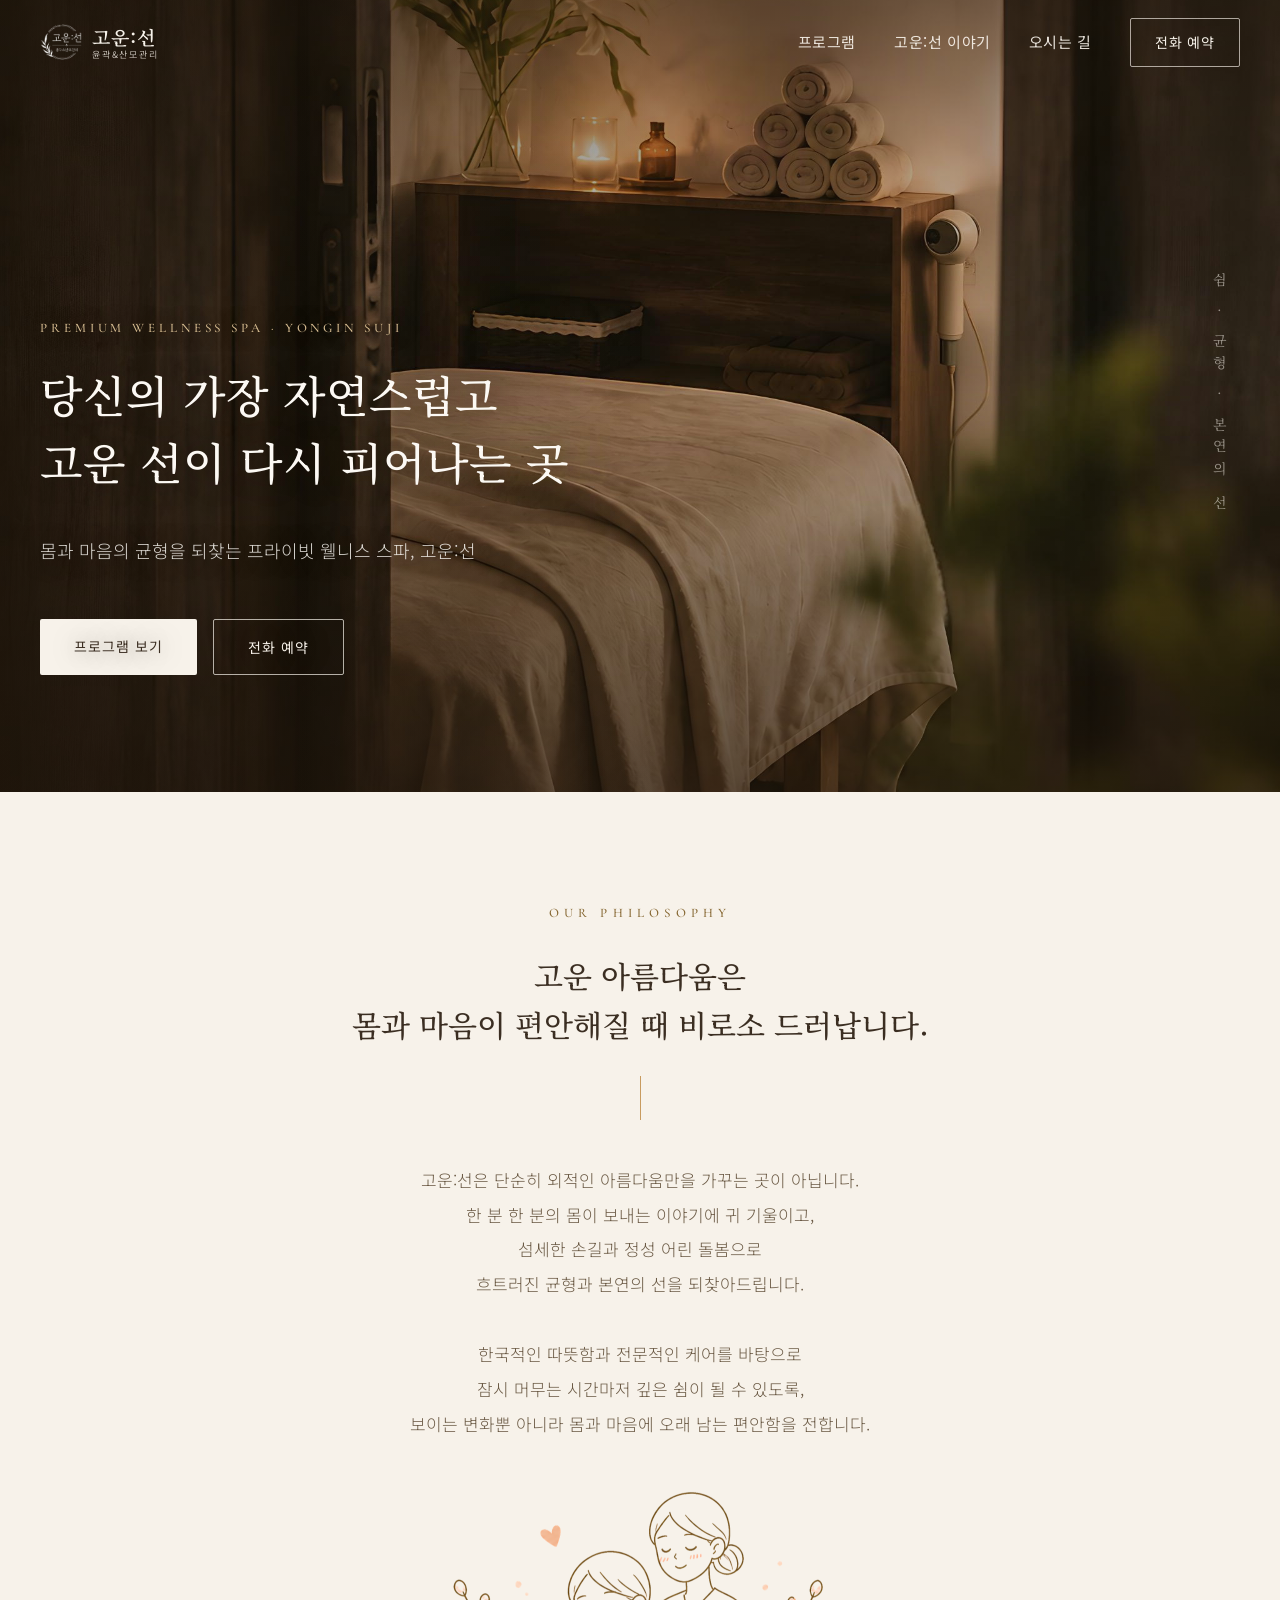
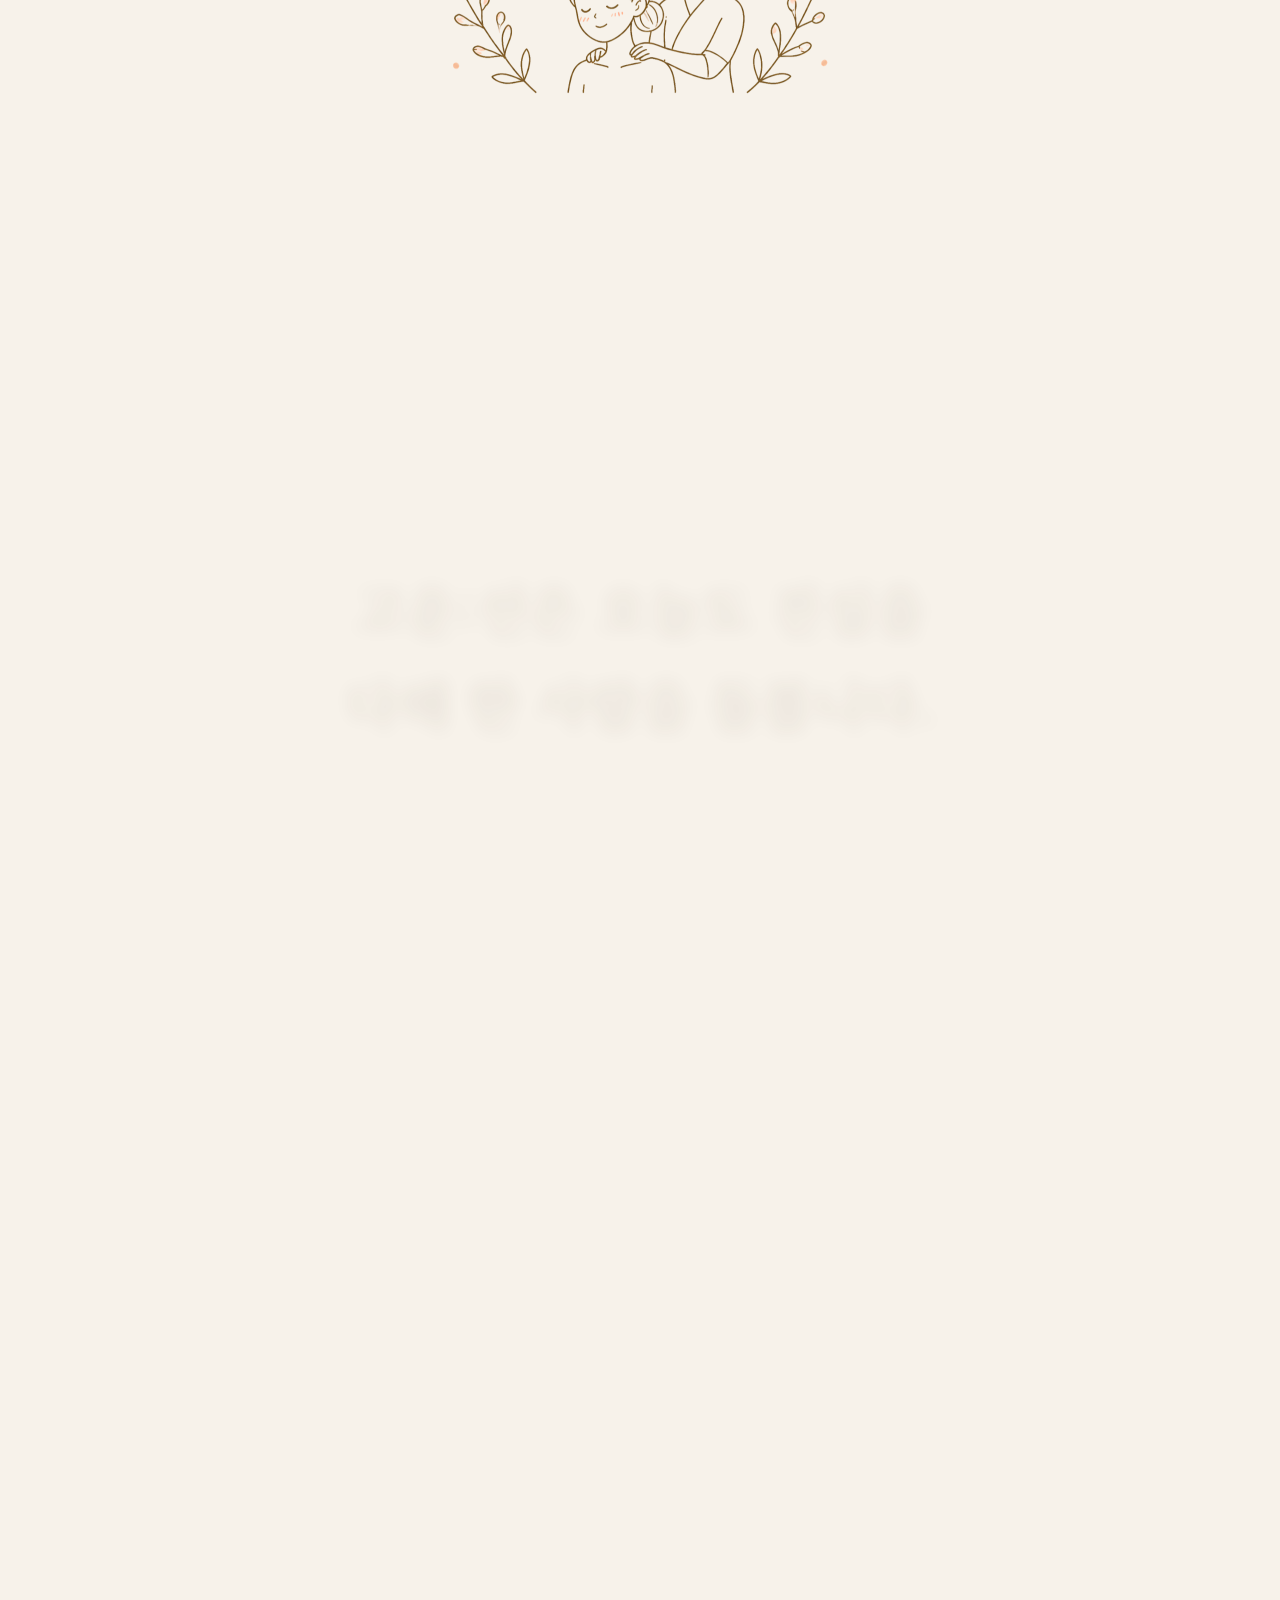
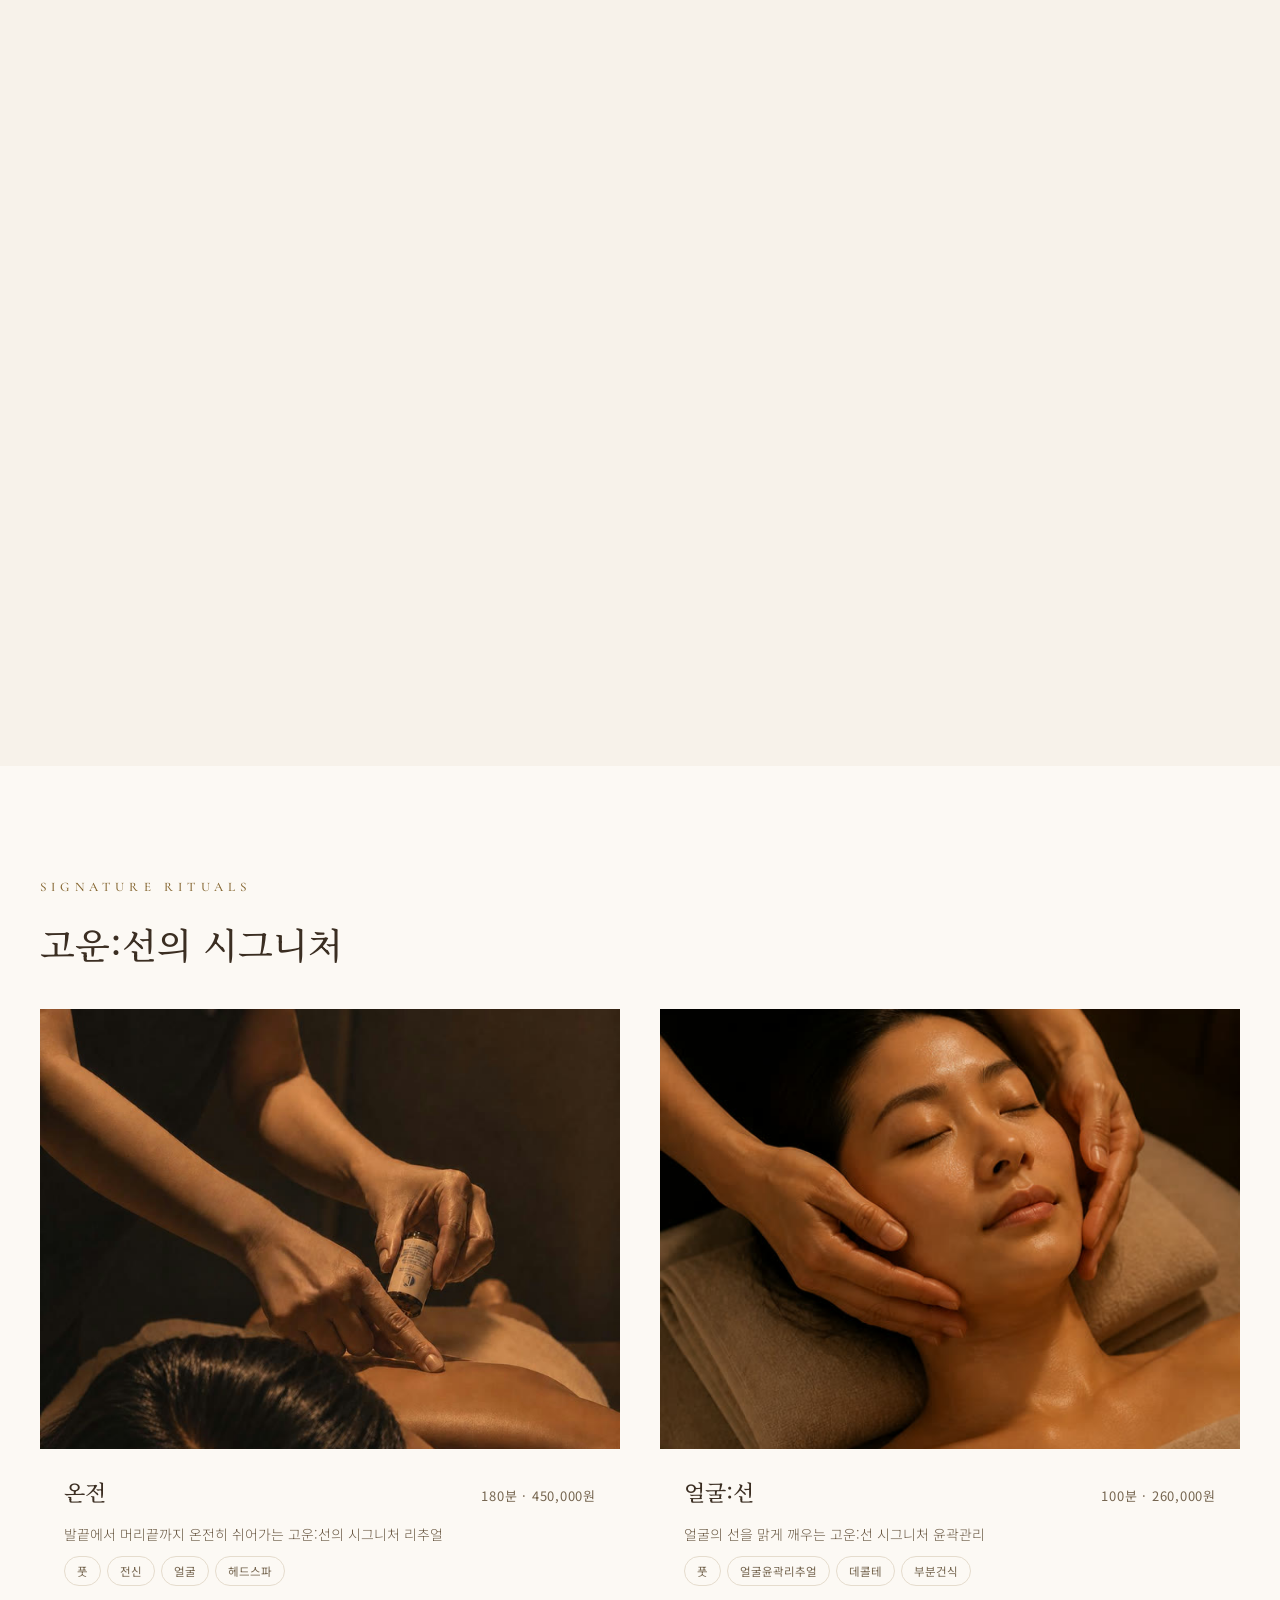
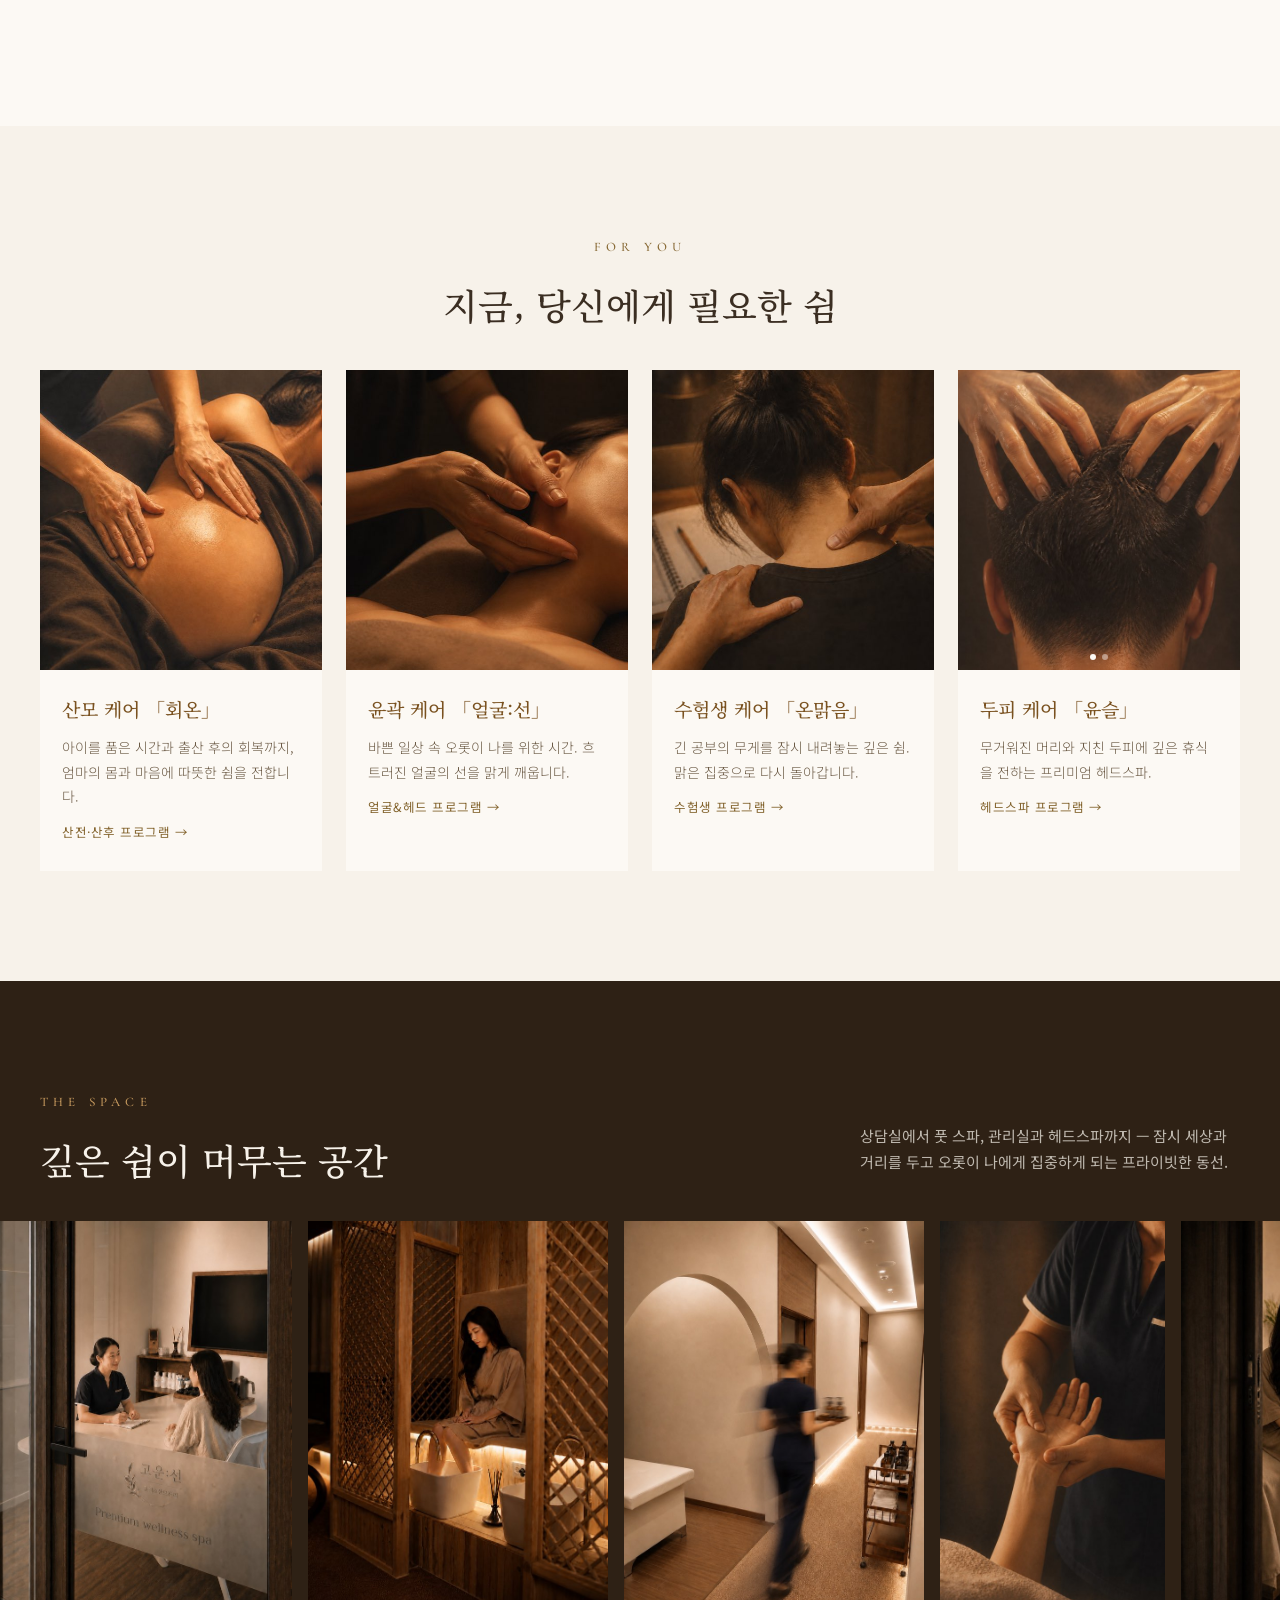
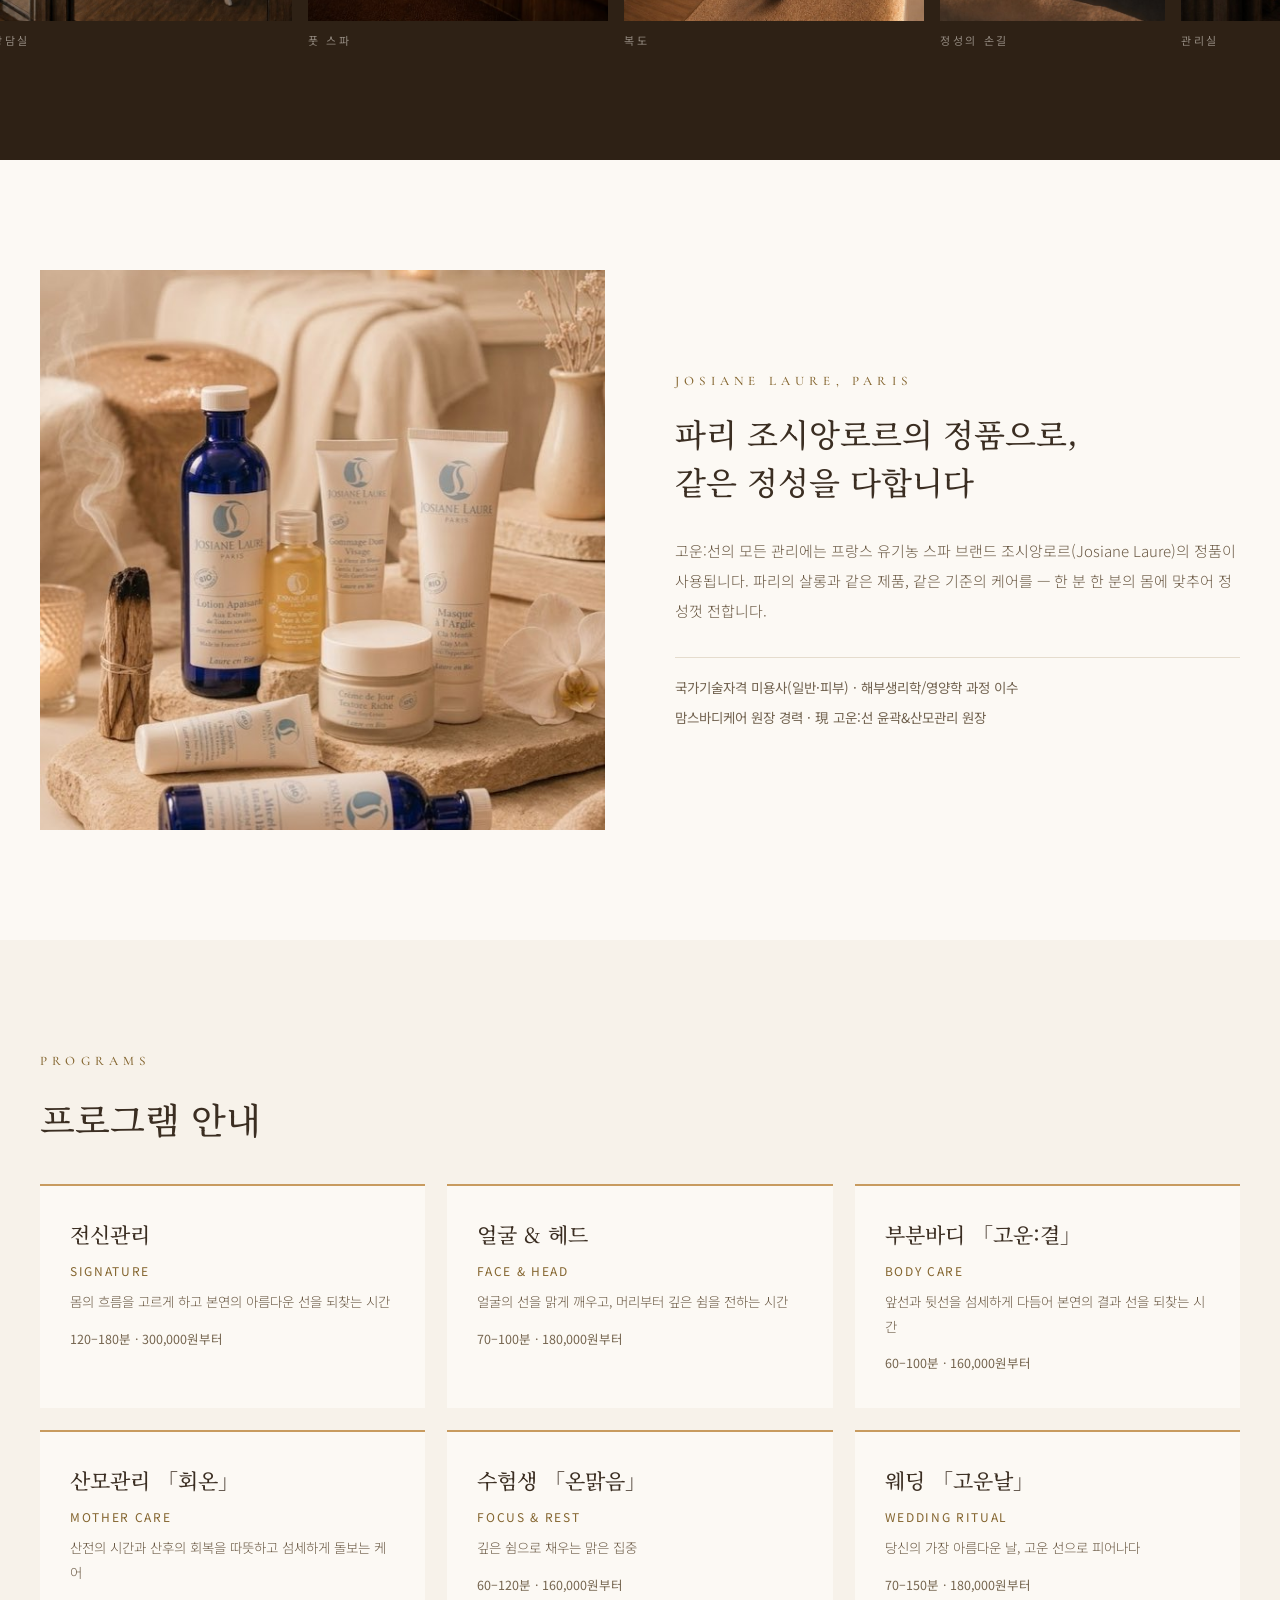
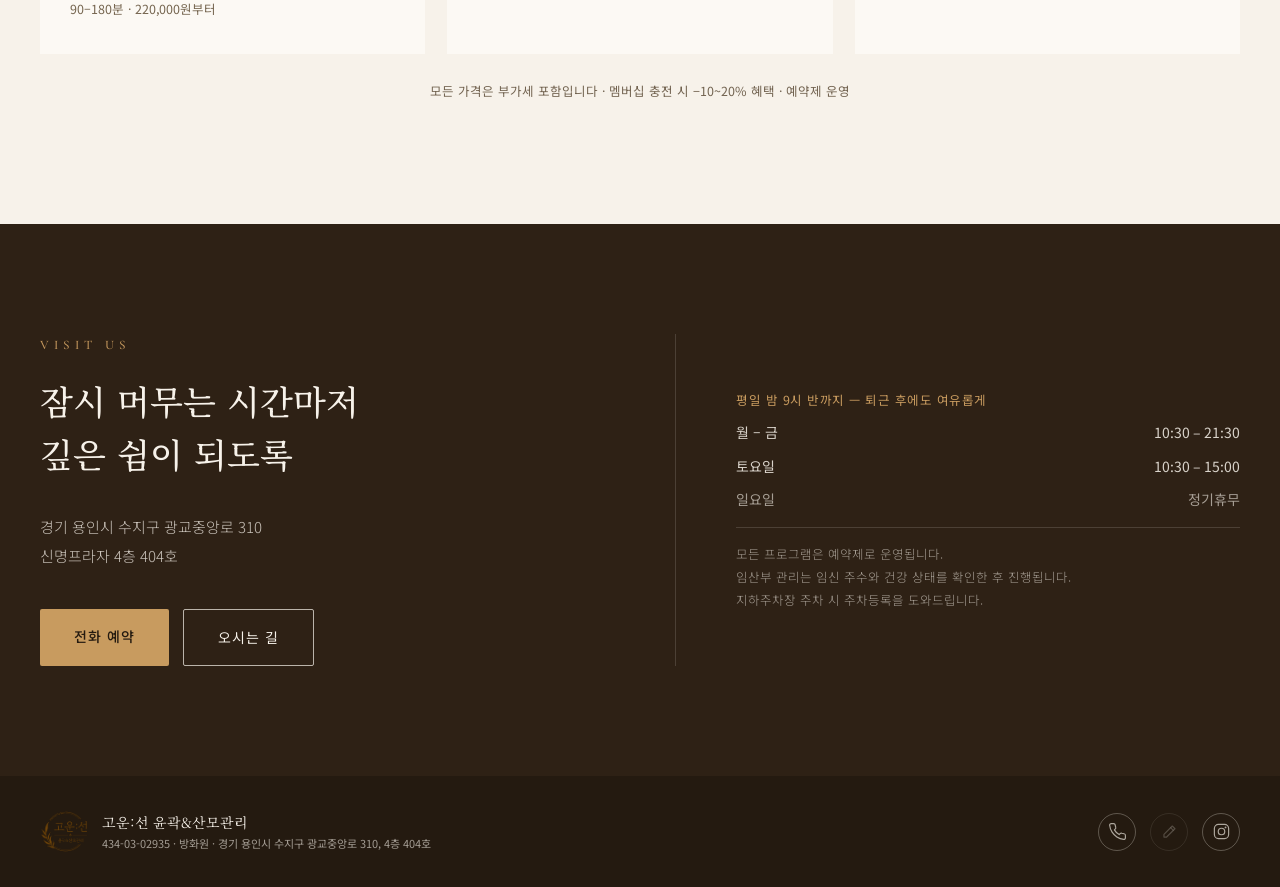
<file: site/index.html>
<!doctype html>
<html lang="ko">
<head>
<meta charset="utf-8">
<meta name="viewport" content="width=device-width, initial-scale=1">
<title>고운:선 | 프리미엄 웰니스 스파 · 용인 수지 윤곽&amp;산모관리</title>
<meta name="description" content="몸과 마음의 균형을 되찾는 프라이빗 웰니스 스파. 윤곽관리 · 산모관리 · 헤드스파 · 수험생 케어 — 용인 수지구 상현동.">
<link rel="canonical" href="https://gowoonseon.com/">
<meta property="og:url" content="https://gowoonseon.com/">
<meta property="og:title" content="고운:선 | 프리미엄 웰니스 스파 · 용인 수지 윤곽&amp;산모관리">
<meta property="og:description" content="몸과 마음의 균형을 되찾는 프라이빗 웰니스 스파. 윤곽관리 · 산모관리 · 헤드스파 · 수험생 케어 — 용인 수지구 상현동.">
<meta property="og:image" content="https://gowoonseon.com/assets/img/hero.jpg">
<meta property="og:type" content="website">
<meta property="og:site_name" content="고운:선">
<script type="application/ld+json">{"@context": "https://schema.org", "@type": "DaySpa", "name": "고운:선", "url": "https://gowoonseon.com", "description": "몸과 마음의 균형을 되찾는 프라이빗 웰니스 스파. 윤곽관리 · 산모관리 · 헤드스파 · 수험생 케어 — 용인 수지구 상현동.", "image": "https://gowoonseon.com/assets/img/hero.jpg", "telephone": "+82-10-4267-6200", "address": {"@type": "PostalAddress", "streetAddress": "경기 용인시 수지구 광교중앙로 310 신명프라자 4층 404호", "addressLocality": "용인시 수지구", "addressRegion": "경기도", "addressCountry": "KR"}, "geo": {"@type": "GeoCoordinates", "latitude": 37.2977154, "longitude": 127.0694204}, "openingHoursSpecification": [{"@type": "OpeningHoursSpecification", "dayOfWeek": ["Monday", "Tuesday", "Wednesday", "Thursday", "Friday"], "opens": "10:30", "closes": "21:30"}, {"@type": "OpeningHoursSpecification", "dayOfWeek": ["Saturday"], "opens": "10:30", "closes": "15:00"}], "sameAs": ["https://www.instagram.com/gowoonseon/"]}</script>
<meta name="naver-site-verification" content="a88976b47489438adaa9e9af877df7ad980a9fa9">
<link rel="icon" type="image/png" href="assets/img/favicon.png?v=5bba410a">
<link rel="preconnect" href="https://fonts.googleapis.com">
<link rel="stylesheet" href="https://fonts.googleapis.com/css2?family=Noto+Serif+KR:wght@400;500;600&family=Noto+Sans+KR:wght@300;400;500&family=Cormorant+Garamond:wght@500;600&display=swap">
<link rel="stylesheet" href="assets/css/style.css?v=59032470">
</head>
<body data-page="home">
<header class="site-header overlay">
  <div class="bar">
    <a href="index.html" class="wordmark" aria-label="고운:선 홈">
      <img class="mark" src="assets/img/logo.png?v=3af43805" alt="">
      <span class="wtext">
        <span class="name">고운<span class="breath">:</span>선</span>
        <span class="sub">윤곽&amp;산모관리</span>
      </span>
    </a>
    <nav class="nav-links" aria-label="주 메뉴">
      <a href="programs.html">프로그램</a>
      <a href="about.html">고운:선 이야기</a>
      <a href="visit.html">오시는 길</a>
      <a class="btn-reserve" href="tel:010-4267-6200">전화 예약</a>
    </nav>
    <button class="menu-btn" id="menuOpen" aria-label="메뉴 열기">
      <svg width="24" height="24" viewBox="0 0 24 24" fill="none" stroke="currentColor" stroke-width="1.4"><path d="M3 7h18M3 12h18M3 17h18"/></svg>
    </button>
  </div>
</header>
<div class="mobile-menu" id="mmenu">
  <div class="top">
    <span class="wordmark"><img class="mark" src="assets/img/logo.png?v=3af43805" alt=""><span class="name">고운<span class="breath">:</span>선</span></span>
    <button class="menu-btn" id="menuClose" aria-label="메뉴 닫기">
      <svg width="24" height="24" viewBox="0 0 24 24" fill="none" stroke="currentColor" stroke-width="1.4"><path d="M5 5l14 14M19 5L5 19"/></svg>
    </button>
  </div>
  <nav aria-label="모바일 메뉴">
    <a href="index.html" style="--d: 0">홈</a>
    <span class="tick" aria-hidden="true" style="--d: 1"></span>
    <a href="programs.html" style="--d: 1">프로그램</a>
    <span class="tick" aria-hidden="true" style="--d: 2"></span>
    <a href="about.html" style="--d: 2">고운:선 이야기</a>
    <span class="tick" aria-hidden="true" style="--d: 3"></span>
    <a href="visit.html" style="--d: 3">오시는 길</a>
  </nav>
  <div class="mfoot">
    <img src="assets/img/philosophy-hands.png?v=a24ac7ae" alt="" aria-hidden="true">
    <div class="hours">월–금 10:30–21:30 · 토 10:30–15:00 · 일 휴무</div>
    <a class="call" href="tel:010-4267-6200">전화 예약</a>
  </div>
</div>
<main>

<section class="hero">
  <img class="bg" src="assets/img/hero.jpg?v=1f94c09e"
    srcset="assets/img/hero.jpg?v=1f94c09e 1024w, assets/img/hero-2x.jpg?v=0e27d4e4 2048w"
    sizes="100vw" alt="은은한 조명 아래 정돈된 고운:선의 스파 룸">
  <div class="shade" aria-hidden="true"></div>
  <div class="vertical-caption" aria-hidden="true">쉼 · 균형 · 본연의 선</div>
  <div class="copy container">
    <div class="eyebrow">PREMIUM WELLNESS SPA · YONGIN SUJI</div>
    <h1>당신의 가장 자연스럽고
고운 선이 다시 피어나는 곳</h1>
    <p class="sub">몸과 마음의 균형을 되찾는 프라이빗 웰니스 스파, 고운:선</p>
    <div class="actions">
      <a class="btn btn-light" href="programs.html">프로그램 보기</a>
      <a class="btn btn-ghost-light" href="tel:010-4267-6200">전화 예약</a>
    </div>
  </div>
</section>

<section class="section">
  <div class="container story">
    <div class="eyebrow">OUR PHILOSOPHY</div>
    <h2 class="headline">고운 아름다움은
몸과 마음이 편안해질 때 비로소 드러납니다.</h2>
    <div class="divider" aria-hidden="true"></div>
    <p class="body">고운:선은 단순히 외적인 아름다움만을 가꾸는 곳이 아닙니다.
한 분 한 분의 몸이 보내는 이야기에 귀 기울이고,
섬세한 손길과 정성 어린 돌봄으로
흐트러진 균형과 본연의 선을 되찾아드립니다.

한국적인 따뜻함과 전문적인 케어를 바탕으로
잠시 머무는 시간마저 깊은 쉼이 될 수 있도록,
보이는 변화뿐 아니라 몸과 마음에 오래 남는 편안함을 전합니다.</p>
    <img class="story-illust" src="assets/img/philosophy-hands.png?v=a24ac7ae" alt="어깨를 감싸는 따뜻한 손길 일러스트">
  </div>
</section>

<section class="reveal">
  <div class="pin">
    <p class="line"><span class="w" style="animation-range: contain 4% contain 28%;">고운:선은</span>
    <span class="w" style="animation-range: contain 15% contain 39%;">오늘도</span>
    <span class="w" style="animation-range: contain 26% contain 50%;">진심을</span>
    <span class="w" style="animation-range: contain 37% contain 61%;">다해</span>
    <span class="w" style="animation-range: contain 48% contain 72%;">한</span>
    <span class="w" style="animation-range: contain 59% contain 83%;">사람을</span>
    <span class="w" style="animation-range: contain 70% contain 94%;">돌봅니다.</span></p>
  </div>
</section>

<section class="section on-cream" style="background: var(--card);">
  <div class="container">
    <div class="section-head">
      <div class="eyebrow">SIGNATURE RITUALS</div>
      <h2 class="section-title">고운:선의 시그니처</h2>
    </div>
    <div class="sig-grid">
      <article class="sig-card">
        <img src="assets/img/massage1.jpg?v=03a14e7c" alt="따뜻한 오일을 준비하는 관리사의 손" loading="lazy">
        <div class="pad">
          <div class="row"><h3>온전</h3><span class="meta">180분 · 450,000원</span></div>
          <p>발끝에서 머리끝까지 온전히 쉬어가는 고운:선의 시그니처 리추얼</p>
          <div class="chips"><span>풋</span><span>전신</span><span>얼굴</span><span>헤드스파</span></div>
        </div>
      </article>
      <article class="sig-card">
        <img src="assets/img/face-contour.jpg?v=82b20c48" alt="얼굴선을 따라 흐르는 섬세한 윤곽 관리" loading="lazy">
        <div class="pad">
          <div class="row"><h3>얼굴:선</h3><span class="meta">100분 · 260,000원</span></div>
          <p>얼굴의 선을 맑게 깨우는 고운:선 시그니처 윤곽관리</p>
          <div class="chips"><span>풋</span><span>얼굴윤곽리추얼</span><span>데콜테</span><span>부분건식</span></div>
        </div>
      </article>
    </div>
  </div>
</section>

<section class="section">
  <div class="container">
    <div class="section-head center">
      <div class="eyebrow">FOR YOU</div>
      <h2 class="section-title">지금, 당신에게 필요한 쉼</h2>
    </div>
    <div class="for-grid">
      <a class="for-card" href="programs.html#mother">
        <div class="imgwrap"><img src="assets/img/mother-care.jpg?v=0b0ca0f6" alt="산모의 배를 따뜻하게 감싸는 손길" loading="lazy"></div>
        <div class="pad"><h3>산모 케어 「회온」</h3><p>아이를 품은 시간과 출산 후의 회복까지, 엄마의 몸과 마음에 따뜻한 쉼을 전합니다.</p><span class="more">산전·산후 프로그램 →</span></div>
      </a>
      <a class="for-card" href="programs.html#face">
        <div class="imgwrap"><img src="assets/img/face-care.jpg?v=ec567fc2" alt="턱선을 따라 두 손으로 감싸 올리는 윤곽 케어" loading="lazy"></div>
        <div class="pad"><h3>윤곽 케어 「얼굴:선」</h3><p>바쁜 일상 속 오롯이 나를 위한 시간. 흐트러진 얼굴의 선을 맑게 깨웁니다.</p><span class="more">얼굴&amp;헤드 프로그램 →</span></div>
      </a>
      <a class="for-card" href="programs.html#focus">
        <div class="imgwrap"><img src="assets/img/student-care.jpg?v=af229323" alt="책상 앞 수험생의 목과 어깨를 풀어주는 손길" loading="lazy"></div>
        <div class="pad"><h3>수험생 케어 「온맑음」</h3><p>긴 공부의 무게를 잠시 내려놓는 깊은 쉼. 맑은 집중으로 다시 돌아갑니다.</p><span class="more">수험생 프로그램 →</span></div>
      </a>
      <a class="for-card" href="programs.html#face" data-carousel>
        <div class="imgwrap"><div class="carousel">
            <img src="assets/img/men-headspa.jpg?v=0a3b40f7" alt="남성 고객의 두피를 어루만지는 헤드스파" loading="lazy">
            <img src="assets/img/scalp-care.jpg?v=f0d09df4" alt="긴 머리결에 오일을 스미게 하는 손길" loading="lazy">
          </div>
          <div class="dots" aria-hidden="true"><i class="active"></i><i></i></div></div>
        <div class="pad"><h3>두피 케어 「윤슬」</h3><p>무거워진 머리와 지친 두피에 깊은 휴식을 전하는 프리미엄 헤드스파.</p><span class="more">헤드스파 프로그램 →</span></div>
      </a>
    </div>
  </div>
</section>

<section class="section on-dark space-sec">
  <div class="container">
    <div class="space-head">
      <div class="section-head" style="margin: 0;">
        <div class="eyebrow">THE SPACE</div>
        <h2 class="section-title">깊은 쉼이 머무는 공간</h2>
      </div>
      <p>상담실에서 풋 스파, 관리실과 헤드스파까지 — 잠시 세상과 거리를 두고 오롯이 나에게 집중하게 되는 프라이빗한 동선.</p>
    </div>
  </div>
  <!-- 동선의 결 — 천천히 흐르는 무한 루프. 호버/터치 시 멈추고, 밀어서 직접 둘러볼 수 있다 -->
  <div class="drift" data-drift>
    <div class="drift-track">
      <figure><img src="assets/img/consulting.jpg?v=fe3965ff" alt="상담실에서의 첫 대화"><figcaption>상담실</figcaption></figure>
      <figure><img src="assets/img/foot-spa.jpg?v=975b42f2" alt="격자 파티션 안의 풋 스파 자리"><figcaption>풋 스파</figcaption></figure>
      <figure><img src="assets/img/hallway.jpg?v=5c96d713" alt="간접조명이 이어지는 복도"><figcaption>복도</figcaption></figure>
      <figure><img src="assets/img/massage2.jpg?v=2f5d501e" alt="팔에 제품을 정성껏 도포하는 손길"><figcaption>정성의 손길</figcaption></figure>
      <figure><img src="assets/img/spa-room2.jpg?v=02f16291" alt="정돈된 관리실"><figcaption>관리실</figcaption></figure>
      <figure><img src="assets/img/head-spa.jpg?v=6ea65ce4" alt="헤드스파 베이슨"><figcaption>헤드스파</figcaption></figure>
      <figure><img src="assets/img/massage3.jpg?v=cc5326d4" alt="어깨를 이완하는 관리"><figcaption>이완의 시간</figcaption></figure>
      <figure aria-hidden="true"><img src="assets/img/consulting.jpg?v=fe3965ff" alt=""><figcaption>상담실</figcaption></figure>
      <figure aria-hidden="true"><img src="assets/img/foot-spa.jpg?v=975b42f2" alt=""><figcaption>풋 스파</figcaption></figure>
      <figure aria-hidden="true"><img src="assets/img/hallway.jpg?v=5c96d713" alt=""><figcaption>복도</figcaption></figure>
      <figure aria-hidden="true"><img src="assets/img/massage2.jpg?v=2f5d501e" alt=""><figcaption>정성의 손길</figcaption></figure>
      <figure aria-hidden="true"><img src="assets/img/spa-room2.jpg?v=02f16291" alt=""><figcaption>관리실</figcaption></figure>
      <figure aria-hidden="true"><img src="assets/img/head-spa.jpg?v=6ea65ce4" alt=""><figcaption>헤드스파</figcaption></figure>
      <figure aria-hidden="true"><img src="assets/img/massage3.jpg?v=cc5326d4" alt=""><figcaption>이완의 시간</figcaption></figure>
    </div>
  </div>
</section>

<section class="section" style="background: var(--card);">
  <div class="container product-split">
    <img class="main" src="assets/img/products-set.jpg?v=73befbb7" alt="조시앙로르 제품 라인" loading="lazy">
    <div class="text">
      <div class="eyebrow">JOSIANE LAURE, PARIS</div>
      <h2>파리 조시앙로르의 정품으로,
같은 정성을 다합니다</h2>
      <p class="desc">고운:선의 모든 관리에는 프랑스 유기농 스파 브랜드 조시앙로르(Josiane Laure)의 정품이 사용됩니다. 파리의 살롱과 같은 제품, 같은 기준의 케어를 — 한 분 한 분의 몸에 맞추어 정성껏 전합니다.</p>
      <div class="cred">
        <span>국가기술자격 미용사(일반·피부) · 해부생리학/영양학 과정 이수</span><span>맘스바디케어 원장 경력 · 現 고운:선 윤곽&amp;산모관리 원장</span>
      </div>
    </div>
  </div>
</section>

<section class="section">
  <div class="container">
    <div class="section-head">
      <div class="eyebrow">PROGRAMS</div>
      <h2 class="section-title">프로그램 안내</h2>
    </div>
    <div class="prev-list">
      <a class="prev-item" href="programs.html#full"><span class="name">전신관리</span><span class="eng">SIGNATURE</span><span class="desc">몸의 흐름을 고르게 하고 본연의 아름다운 선을 되찾는 시간</span><span class="meta">120–180분 · 300,000원부터</span><span class="arrow">›</span></a>
<a class="prev-item" href="programs.html#face"><span class="name">얼굴 &amp; 헤드</span><span class="eng">FACE &amp; HEAD</span><span class="desc">얼굴의 선을 맑게 깨우고, 머리부터 깊은 쉼을 전하는 시간</span><span class="meta">70–100분 · 180,000원부터</span><span class="arrow">›</span></a>
<a class="prev-item" href="programs.html#body"><span class="name">부분바디 「고운:결」</span><span class="eng">BODY CARE</span><span class="desc">앞선과 뒷선을 섬세하게 다듬어 본연의 결과 선을 되찾는 시간</span><span class="meta">60–100분 · 160,000원부터</span><span class="arrow">›</span></a>
<a class="prev-item" href="programs.html#mother"><span class="name">산모관리 「회온」</span><span class="eng">MOTHER CARE</span><span class="desc">산전의 시간과 산후의 회복을 따뜻하고 섬세하게 돌보는 케어</span><span class="meta">90–180분 · 220,000원부터</span><span class="arrow">›</span></a>
<a class="prev-item" href="programs.html#focus"><span class="name">수험생 「온맑음」</span><span class="eng">FOCUS &amp; REST</span><span class="desc">깊은 쉼으로 채우는 맑은 집중</span><span class="meta">60–120분 · 160,000원부터</span><span class="arrow">›</span></a>
<a class="prev-item" href="programs.html#wedding"><span class="name">웨딩 「고운날」</span><span class="eng">WEDDING RITUAL</span><span class="desc">당신의 가장 아름다운 날, 고운 선으로 피어나다</span><span class="meta">70–150분 · 180,000원부터</span><span class="arrow">›</span></a>
    </div>
    <p class="fineprint">모든 가격은 부가세 포함입니다 · 멤버십 충전 시 −10~20% 혜택 · 예약제 운영</p>
  </div>
</section>

<section class="section visit-band on-dark">
  <div class="container inner">
    <div style="display: flex; flex-direction: column; gap: 18px;">
      <div class="eyebrow">VISIT US</div>
      <h2>잠시 머무는 시간마저
깊은 쉼이 되도록</h2>
      <p class="addr">경기 용인시 수지구 광교중앙로 310
신명프라자 4층 404호</p>
      <div class="actions">
        <a class="btn btn-amber" href="tel:010-4267-6200">전화 예약</a>
        <a class="btn btn-ghost-light" href="visit.html">오시는 길</a>
      </div>
    </div>
    <div class="hours">
      <span class="benefit">평일 밤 9시 반까지 — 퇴근 후에도 여유롭게</span>
      <div class="row"><span>월 – 금</span><span>10:30 – 21:30</span></div>
      <div class="row"><span>토요일</span><span>10:30 – 15:00</span></div>
      <div class="row off"><span>일요일</span><span>정기휴무</span></div>
      <div class="note">모든 프로그램은 예약제로 운영됩니다.
임산부 관리는 임신 주수와 건강 상태를 확인한 후 진행됩니다.
지하주차장 주차 시 주차등록을 도와드립니다.</div>
    </div>
  </div>
</section>
</main>

<footer class="site-footer">
  <div class="container inner">
    <div class="id">
      <img src="assets/img/logo.png?v=3af43805" alt="고운:선 엠블럼">
      <div>
        <div class="t">고운:선 윤곽&amp;산모관리</div>
        <div class="legal">434-03-02935 · 방화원 · 경기 용인시 수지구 광교중앙로 310, 4층 404호</div>
      </div>
    </div>
    <div class="links">
      <a class="sns-ic" href="tel:010-4267-6200" aria-label="전화 예약" title="전화 예약"><svg width="19" height="19" viewBox="0 0 24 24" fill="none" stroke="currentColor" stroke-width="1.5" stroke-linejoin="round" stroke-linecap="round"><path d="M22 16.92v3a2 2 0 0 1-2.18 2 19.79 19.79 0 0 1-8.63-3.07 19.5 19.5 0 0 1-6-6A19.79 19.79 0 0 1 2.08 4.18 2 2 0 0 1 4.06 2h3a2 2 0 0 1 2 1.72c.13.96.35 1.9.66 2.81a2 2 0 0 1-.45 2.11L8.09 9.91a16 16 0 0 0 6 6l1.27-1.27a2 2 0 0 1 2.11-.45c.91.31 1.85.53 2.81.66A2 2 0 0 1 22 16.92z"/></svg></a>
      <span class="sns-ic off" title="네이버 블로그 — 준비 중" aria-hidden="true"><svg width="19" height="19" viewBox="0 0 24 24" fill="none" stroke="currentColor" stroke-width="1.5" stroke-linejoin="round" stroke-linecap="round"><path d="M15.5 5.1l3.4 3.4L8.4 19H5v-3.4L15.5 5.1z"/><path d="M13.4 7.2l3.4 3.4"/></svg></span>
      <a class="sns-ic" href="https://www.instagram.com/gowoonseon/" target="_blank" rel="noopener" aria-label="인스타그램" title="인스타그램"><svg width="19" height="19" viewBox="0 0 24 24" fill="none" stroke="currentColor" stroke-width="1.5"><rect x="3" y="3" width="18" height="18" rx="5.2"/><circle cx="12" cy="12" r="4.1"/><circle cx="17.1" cy="6.9" r="1.15" fill="currentColor" stroke="none"/></svg></a>
    </div>
  </div>
</footer>
<dialog id="telDialog" class="tel-dialog" aria-labelledby="telDialogNum">
  <div class="eyebrow">RESERVATION</div>
  <div class="num" id="telDialogNum">010-4267-6200</div>
  <div class="hrs">월–금 10:30–21:30 · 토 10:30–15:00 · 일 휴무</div>
  <p>모든 프로그램은 예약제로 운영됩니다.
휴대폰에서는 전화 예약 버튼을 누르면 바로 연결됩니다.</p>
  <div class="row">
    <button id="telCopy" type="button">번호 복사</button>
    <button id="telClose" type="button">닫기</button>
  </div>
</dialog>
<button id="toTop" aria-label="맨 위로">↑</button>
<script src="assets/js/main.js?v=13aa626f"></script>
</body>
</html>
</file>
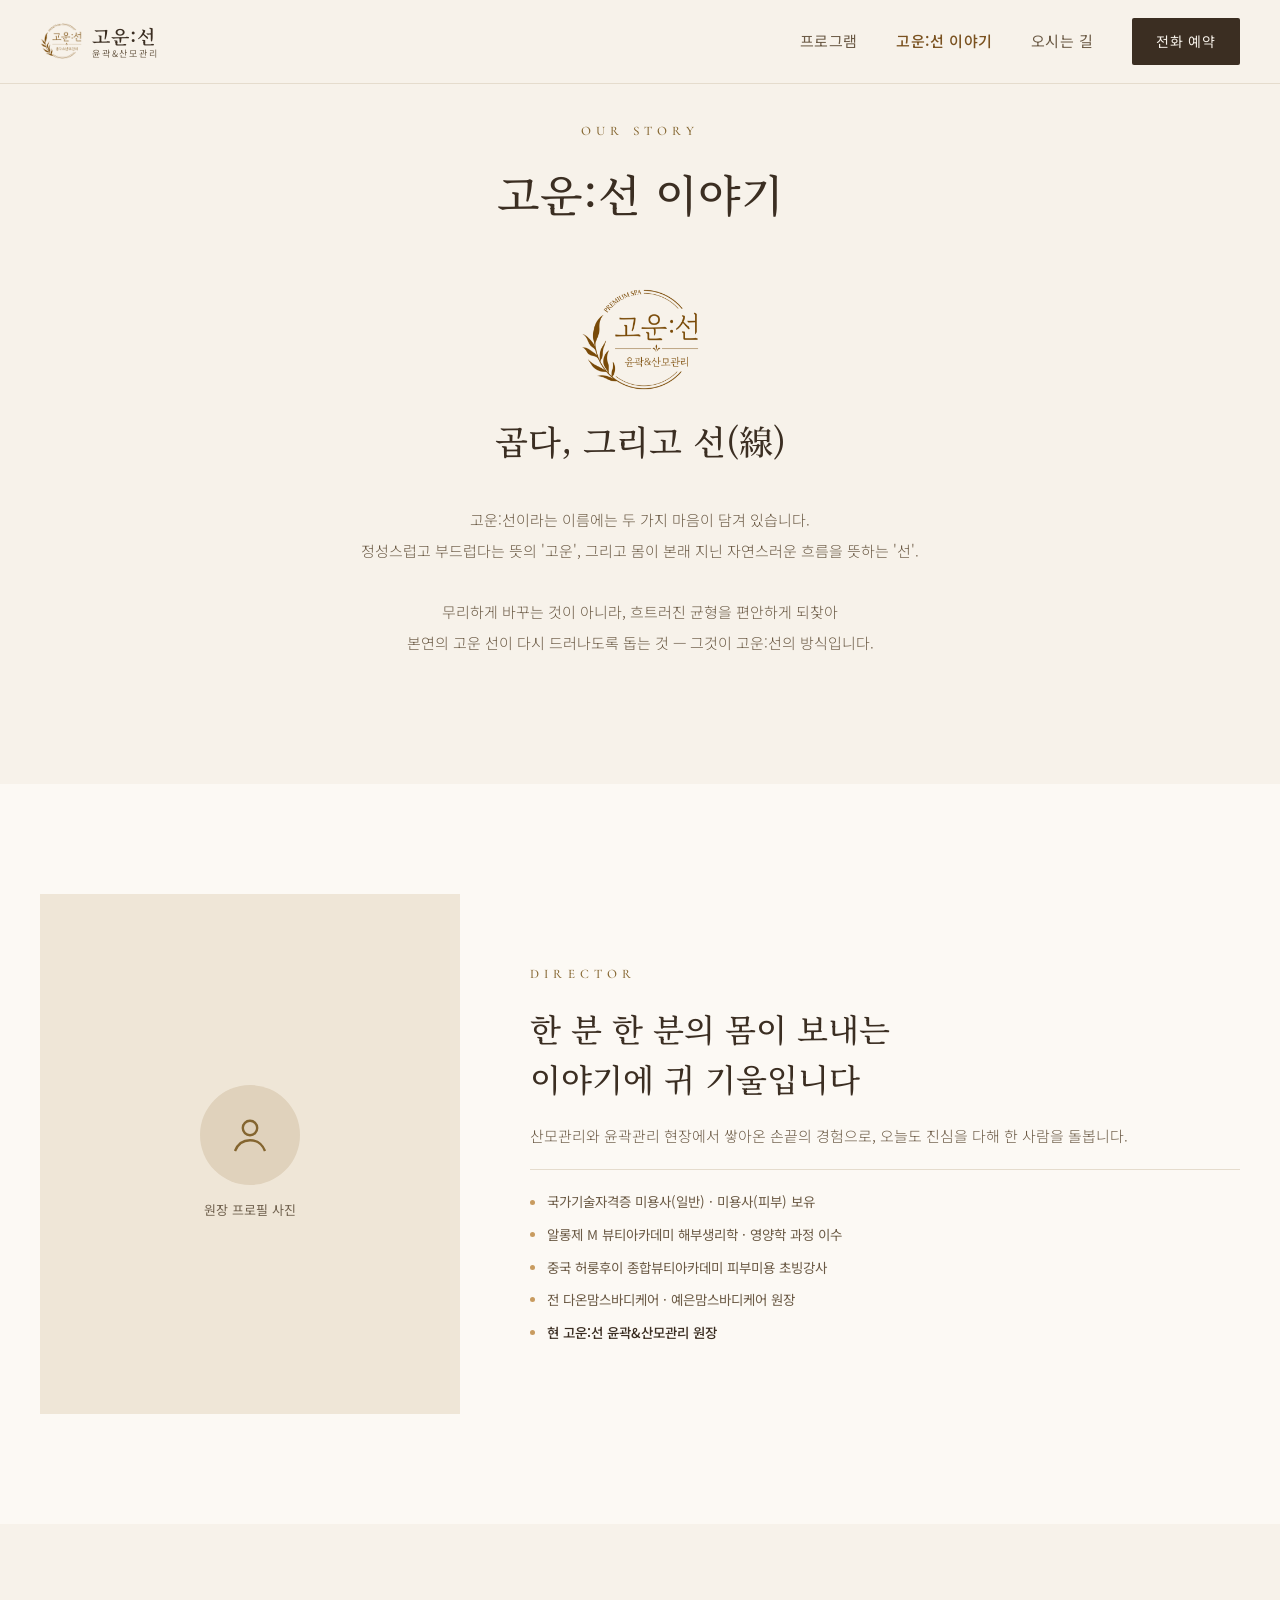
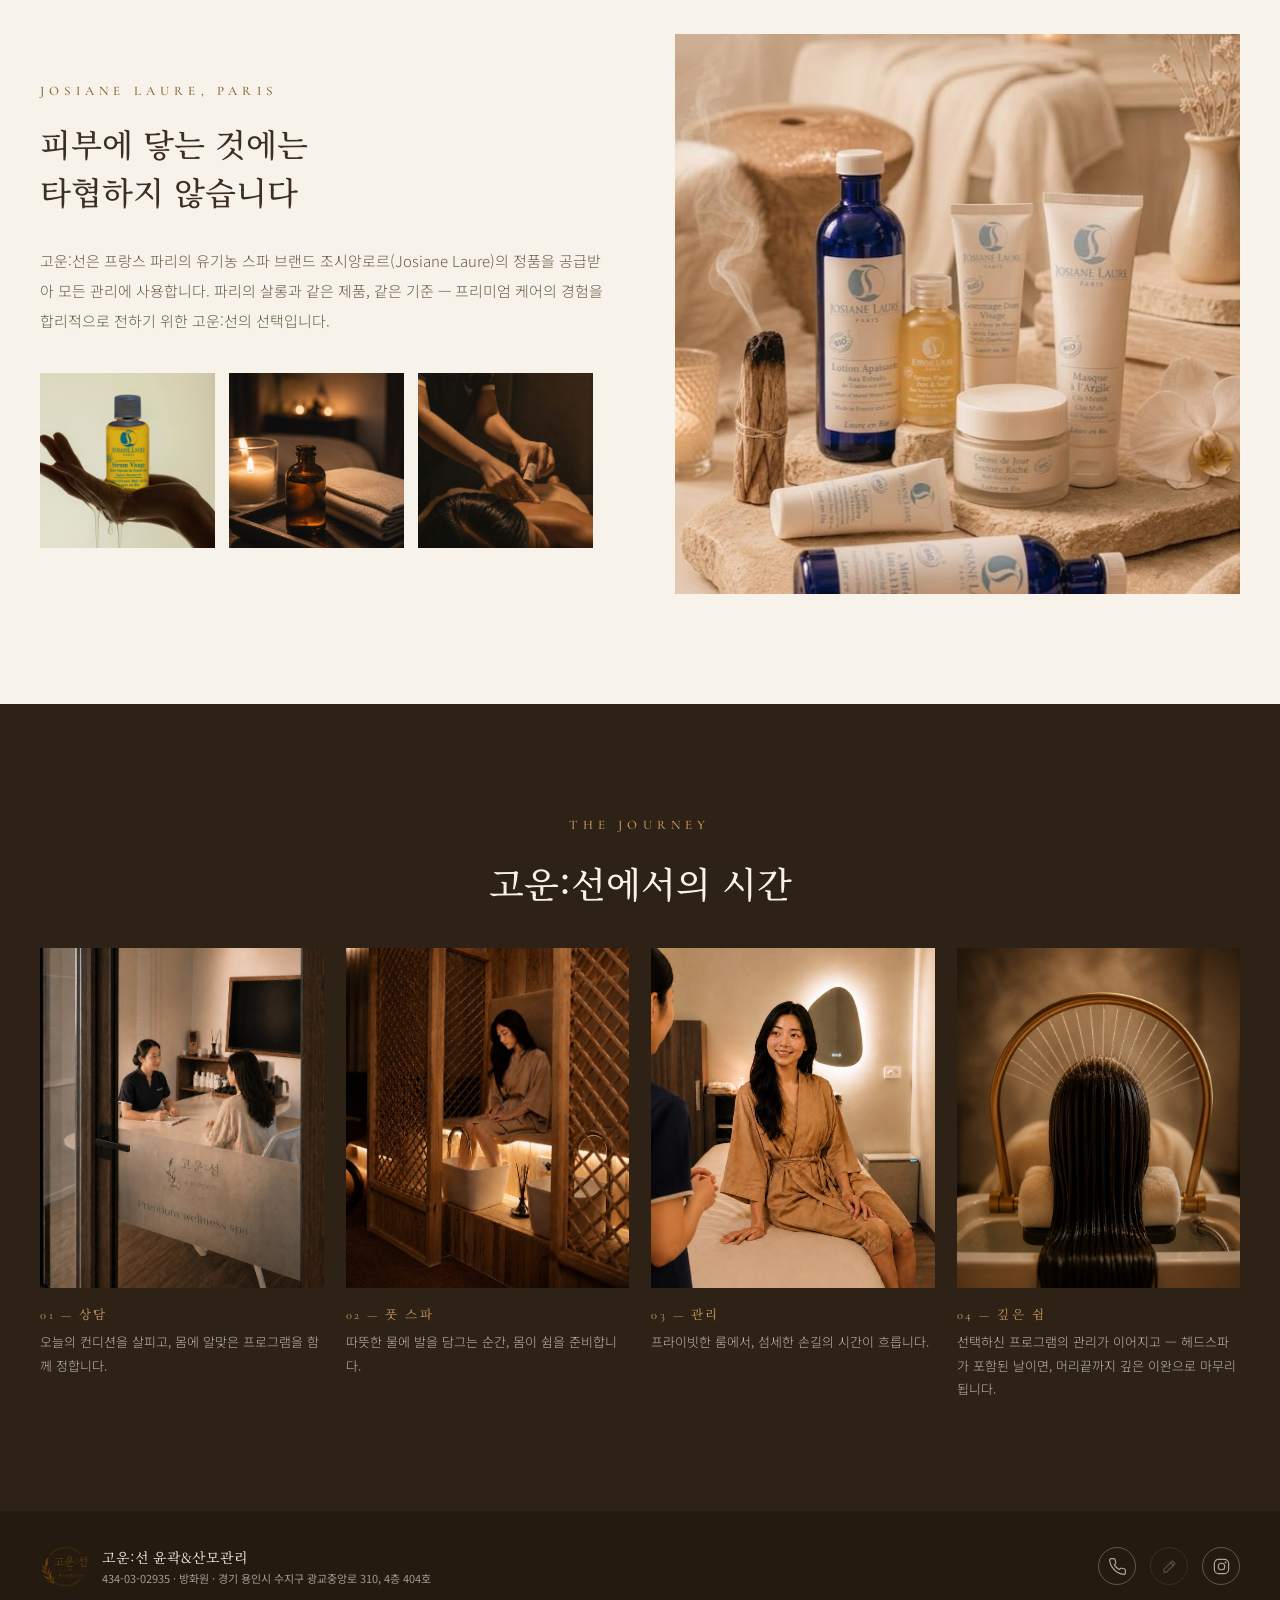
<file: site/about.html>
<!doctype html>
<html lang="ko">
<head>
<meta charset="utf-8">
<meta name="viewport" content="width=device-width, initial-scale=1">
<title>고운:선 이야기</title>
<meta name="description" content="곱다, 그리고 선(線) — 고운:선의 철학, 원장, 조시앙로르 제품, 그리고 공간의 이야기.">
<link rel="canonical" href="https://gowoonseon.com/about.html">
<meta property="og:url" content="https://gowoonseon.com/about.html">
<meta property="og:title" content="고운:선 이야기">
<meta property="og:description" content="곱다, 그리고 선(線) — 고운:선의 철학, 원장, 조시앙로르 제품, 그리고 공간의 이야기.">
<meta property="og:image" content="https://gowoonseon.com/assets/img/hero.jpg">
<meta property="og:type" content="website">
<meta property="og:site_name" content="고운:선">
<meta name="naver-site-verification" content="a88976b47489438adaa9e9af877df7ad980a9fa9">
<link rel="icon" type="image/png" href="assets/img/favicon.png?v=5bba410a">
<link rel="preconnect" href="https://fonts.googleapis.com">
<link rel="stylesheet" href="https://fonts.googleapis.com/css2?family=Noto+Serif+KR:wght@400;500;600&family=Noto+Sans+KR:wght@300;400;500&family=Cormorant+Garamond:wght@500;600&display=swap">
<link rel="stylesheet" href="assets/css/style.css?v=59032470">
</head>
<body data-page="about">
<header class="site-header solid">
  <div class="bar">
    <a href="index.html" class="wordmark" aria-label="고운:선 홈">
      <img class="mark" src="assets/img/logo.png?v=3af43805" alt="">
      <span class="wtext">
        <span class="name">고운<span class="breath">:</span>선</span>
        <span class="sub">윤곽&amp;산모관리</span>
      </span>
    </a>
    <nav class="nav-links" aria-label="주 메뉴">
      <a href="programs.html">프로그램</a>
      <a href="about.html" class="active">고운:선 이야기</a>
      <a href="visit.html">오시는 길</a>
      <a class="btn-reserve" href="tel:010-4267-6200">전화 예약</a>
    </nav>
    <button class="menu-btn" id="menuOpen" aria-label="메뉴 열기">
      <svg width="24" height="24" viewBox="0 0 24 24" fill="none" stroke="currentColor" stroke-width="1.4"><path d="M3 7h18M3 12h18M3 17h18"/></svg>
    </button>
  </div>
</header>
<div class="mobile-menu" id="mmenu">
  <div class="top">
    <span class="wordmark"><img class="mark" src="assets/img/logo.png?v=3af43805" alt=""><span class="name">고운<span class="breath">:</span>선</span></span>
    <button class="menu-btn" id="menuClose" aria-label="메뉴 닫기">
      <svg width="24" height="24" viewBox="0 0 24 24" fill="none" stroke="currentColor" stroke-width="1.4"><path d="M5 5l14 14M19 5L5 19"/></svg>
    </button>
  </div>
  <nav aria-label="모바일 메뉴">
    <a href="index.html" style="--d: 0">홈</a>
    <span class="tick" aria-hidden="true" style="--d: 1"></span>
    <a href="programs.html" style="--d: 1">프로그램</a>
    <span class="tick" aria-hidden="true" style="--d: 2"></span>
    <a href="about.html" aria-current="page" style="--d: 2">고운:선 이야기</a>
    <span class="tick" aria-hidden="true" style="--d: 3"></span>
    <a href="visit.html" style="--d: 3">오시는 길</a>
  </nav>
  <div class="mfoot">
    <img src="assets/img/philosophy-hands.png?v=a24ac7ae" alt="" aria-hidden="true">
    <div class="hours">월–금 10:30–21:30 · 토 10:30–15:00 · 일 휴무</div>
    <a class="call" href="tel:010-4267-6200">전화 예약</a>
  </div>
</div>
<main>
<div class="page-head container">
  <div class="eyebrow">OUR STORY</div>
  <h1>고운:선 이야기</h1>
</div>
<section class="section container name-story" style="padding-top: 20px;">
  <img class="emblem" src="assets/img/logo.png?v=3af43805" alt="고운:선 엠블럼">
  <h2>곱다, 그리고 선(線)</h2>
  <p class="body" style="max-width: 600px; font-weight: 300; line-height: 2.05; color: var(--body); white-space: pre-line;">고운:선이라는 이름에는 두 가지 마음이 담겨 있습니다.
정성스럽고 부드럽다는 뜻의 '고운', 그리고 몸이 본래 지닌 자연스러운 흐름을 뜻하는 '선'.

무리하게 바꾸는 것이 아니라, 흐트러진 균형을 편안하게 되찾아
본연의 고운 선이 다시 드러나도록 돕는 것 — 그것이 고운:선의 방식입니다.</p>
</section>

<section class="section" style="background: var(--card);">
  <div class="container director">
    <div class="photo-slot">
      <div class="ring" aria-hidden="true">
        <svg width="48" height="48" viewBox="0 0 24 24" fill="none" stroke="#84652F" stroke-width="1.2"><circle cx="12" cy="8.5" r="3.6"/><path d="M4.5 20c1.4-3.6 4.2-5.4 7.5-5.4s6.1 1.8 7.5 5.4"/></svg>
      </div>
      <span>원장 프로필 사진</span>
    </div>
    <div style="display: flex; flex-direction: column; gap: 18px;">
      <div class="eyebrow">DIRECTOR</div>
      <h2>한 분 한 분의 몸이 보내는
이야기에 귀 기울입니다</h2>
      <p style="font-weight: 300; line-height: 2; color: var(--body); margin: 0;">산모관리와 윤곽관리 현장에서 쌓아온 손끝의 경험으로, 오늘도 진심을 다해 한 사람을 돌봅니다.</p>
      <div class="creds">
        <span class="c">국가기술자격증 미용사(일반) · 미용사(피부) 보유</span>
        <span class="c">알롱제 M 뷰티아카데미 해부생리학 · 영양학 과정 이수</span>
        <span class="c">중국 허룽후이 종합뷰티아카데미 피부미용 초빙강사</span>
        <span class="c">전 다온맘스바디케어 · 예은맘스바디케어 원장</span>
        <span class="c now">현 고운:선 윤곽&amp;산모관리 원장</span>
      </div>
    </div>
  </div>
</section>

<section class="section">
  <div class="container product-split">
    <div class="text">
      <div class="eyebrow">JOSIANE LAURE, PARIS</div>
      <h2>피부에 닿는 것에는
타협하지 않습니다</h2>
      <p class="desc">고운:선은 프랑스 파리의 유기농 스파 브랜드 조시앙로르(Josiane Laure)의 정품을 공급받아 모든 관리에 사용합니다. 파리의 살롱과 같은 제품, 같은 기준 — 프리미엄 케어의 경험을 합리적으로 전하기 위한 고운:선의 선택입니다.</p>
      <div class="thumb-row">
        <img src="assets/img/product-hand.jpg?v=50b68d44" alt="손 위의 조시앙로르 세럼" loading="lazy">
        <img src="assets/img/product-macro.jpg?v=dec5f80a" alt="캔들 곁의 오일 보틀" loading="lazy">
        <img src="assets/img/massage1.jpg?v=03a14e7c" alt="제품을 사용하는 관리 장면" loading="lazy">
      </div>
    </div>
    <img class="main" src="assets/img/products-set.jpg?v=73befbb7" alt="조시앙로르 제품 라인" loading="lazy">
  </div>
</section>

<section class="section on-dark">
  <div class="container">
    <div class="section-head center">
      <div class="eyebrow">THE JOURNEY</div>
      <h2 class="section-title">고운:선에서의 시간</h2>
    </div>
    <div class="journey-grid">
      <figure><img src="assets/img/consulting.jpg?v=fe3965ff" alt="상담실에서의 첫 대화"><figcaption><span class="step">01 — 상담</span><p>오늘의 컨디션을 살피고, 몸에 알맞은 프로그램을 함께 정합니다.</p></figcaption></figure>
      <figure><img src="assets/img/foot-spa.jpg?v=975b42f2" alt="따뜻한 물에 발을 담그는 풋 스파"><figcaption><span class="step">02 — 풋 스파</span><p>따뜻한 물에 발을 담그는 순간, 몸이 쉼을 준비합니다.</p></figcaption></figure>
      <figure><img src="assets/img/spa-room3.jpg?v=b9ae5602" alt="프라이빗한 관리실"><figcaption><span class="step">03 — 관리</span><p>프라이빗한 룸에서, 섬세한 손길의 시간이 흐릅니다.</p></figcaption></figure>
      <figure><img src="assets/img/head-spa.jpg?v=6ea65ce4" alt="골드 아치의 헤드스파 베이슨"><figcaption><span class="step">04 — 깊은 쉼</span><p>선택하신 프로그램의 관리가 이어지고 — 헤드스파가 포함된 날이면, 머리끝까지 깊은 이완으로 마무리됩니다.</p></figcaption></figure>
    </div>
  </div>
</section>
</main>

<footer class="site-footer">
  <div class="container inner">
    <div class="id">
      <img src="assets/img/logo.png?v=3af43805" alt="고운:선 엠블럼">
      <div>
        <div class="t">고운:선 윤곽&amp;산모관리</div>
        <div class="legal">434-03-02935 · 방화원 · 경기 용인시 수지구 광교중앙로 310, 4층 404호</div>
      </div>
    </div>
    <div class="links">
      <a class="sns-ic" href="tel:010-4267-6200" aria-label="전화 예약" title="전화 예약"><svg width="19" height="19" viewBox="0 0 24 24" fill="none" stroke="currentColor" stroke-width="1.5" stroke-linejoin="round" stroke-linecap="round"><path d="M22 16.92v3a2 2 0 0 1-2.18 2 19.79 19.79 0 0 1-8.63-3.07 19.5 19.5 0 0 1-6-6A19.79 19.79 0 0 1 2.08 4.18 2 2 0 0 1 4.06 2h3a2 2 0 0 1 2 1.72c.13.96.35 1.9.66 2.81a2 2 0 0 1-.45 2.11L8.09 9.91a16 16 0 0 0 6 6l1.27-1.27a2 2 0 0 1 2.11-.45c.91.31 1.85.53 2.81.66A2 2 0 0 1 22 16.92z"/></svg></a>
      <span class="sns-ic off" title="네이버 블로그 — 준비 중" aria-hidden="true"><svg width="19" height="19" viewBox="0 0 24 24" fill="none" stroke="currentColor" stroke-width="1.5" stroke-linejoin="round" stroke-linecap="round"><path d="M15.5 5.1l3.4 3.4L8.4 19H5v-3.4L15.5 5.1z"/><path d="M13.4 7.2l3.4 3.4"/></svg></span>
      <a class="sns-ic" href="https://www.instagram.com/gowoonseon/" target="_blank" rel="noopener" aria-label="인스타그램" title="인스타그램"><svg width="19" height="19" viewBox="0 0 24 24" fill="none" stroke="currentColor" stroke-width="1.5"><rect x="3" y="3" width="18" height="18" rx="5.2"/><circle cx="12" cy="12" r="4.1"/><circle cx="17.1" cy="6.9" r="1.15" fill="currentColor" stroke="none"/></svg></a>
    </div>
  </div>
</footer>
<dialog id="telDialog" class="tel-dialog" aria-labelledby="telDialogNum">
  <div class="eyebrow">RESERVATION</div>
  <div class="num" id="telDialogNum">010-4267-6200</div>
  <div class="hrs">월–금 10:30–21:30 · 토 10:30–15:00 · 일 휴무</div>
  <p>모든 프로그램은 예약제로 운영됩니다.
휴대폰에서는 전화 예약 버튼을 누르면 바로 연결됩니다.</p>
  <div class="row">
    <button id="telCopy" type="button">번호 복사</button>
    <button id="telClose" type="button">닫기</button>
  </div>
</dialog>
<button id="toTop" aria-label="맨 위로">↑</button>
<script src="assets/js/main.js?v=13aa626f"></script>
</body>
</html>
</file>
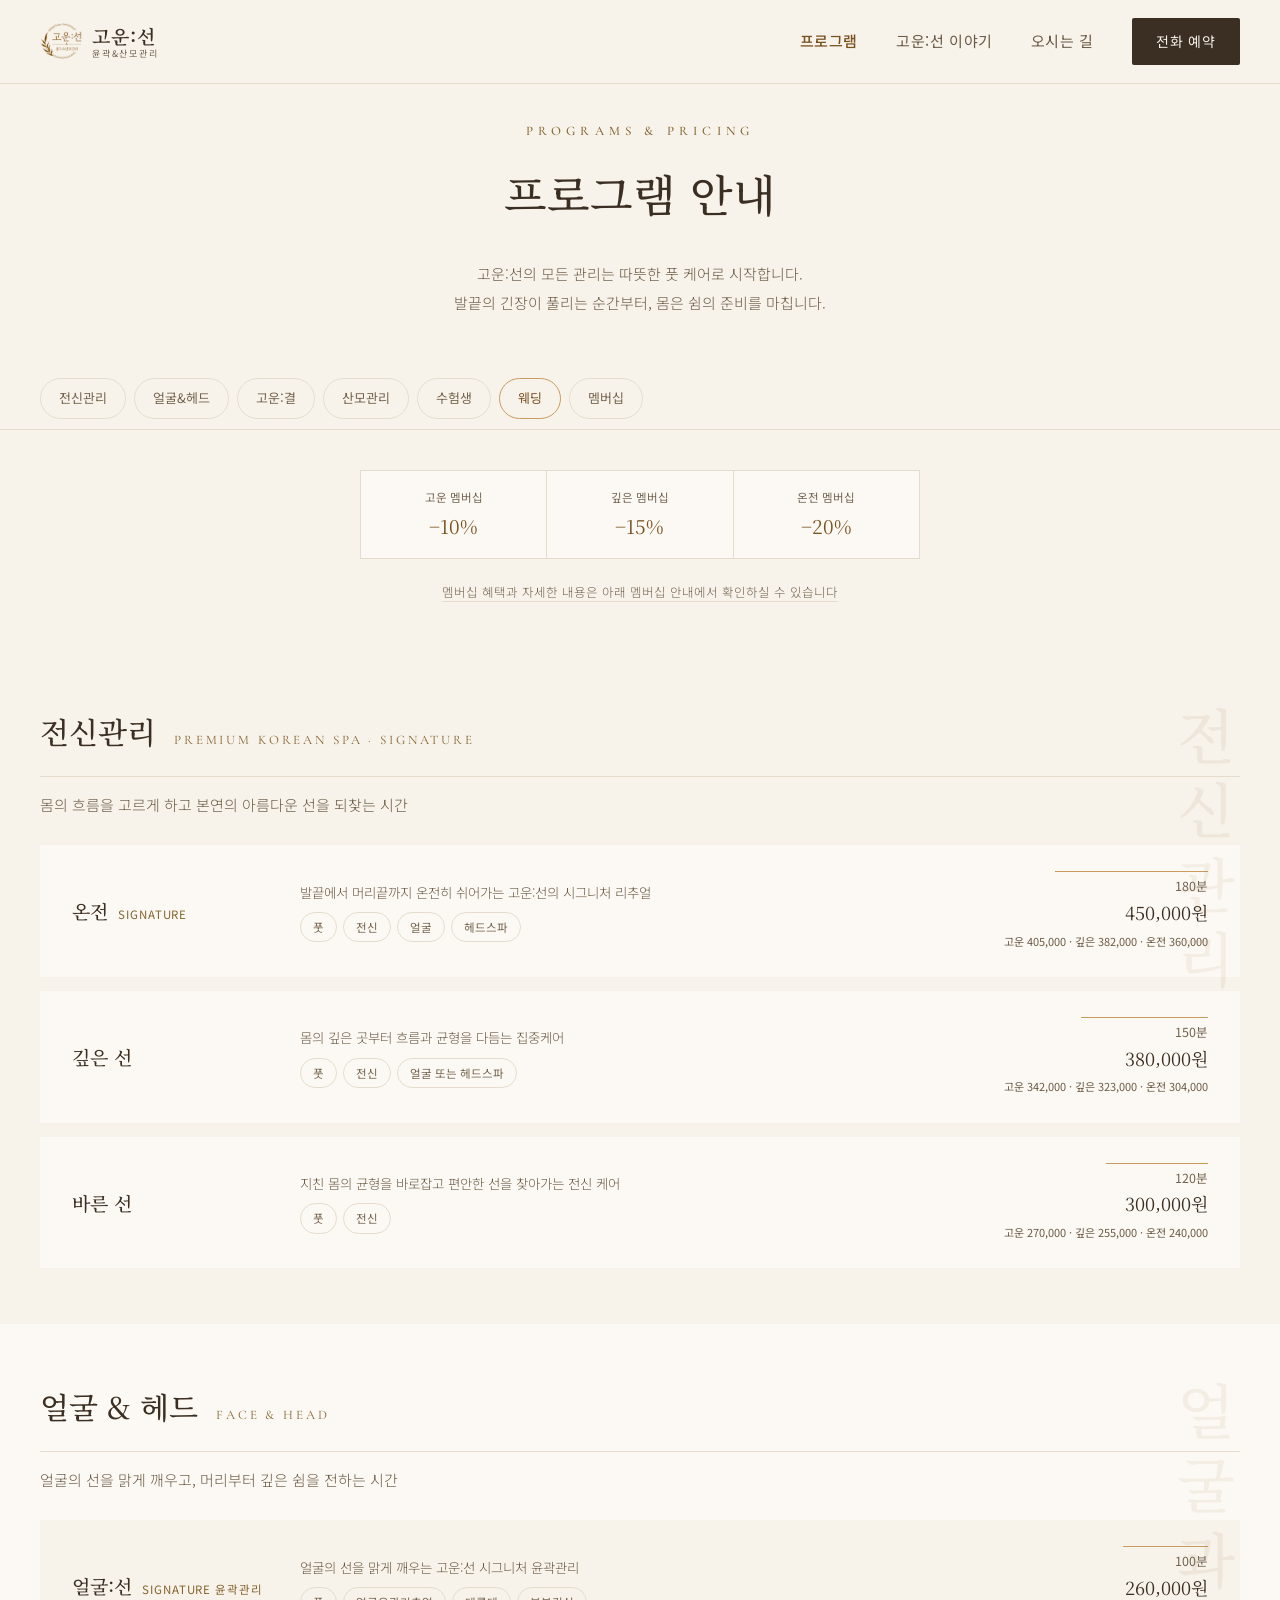
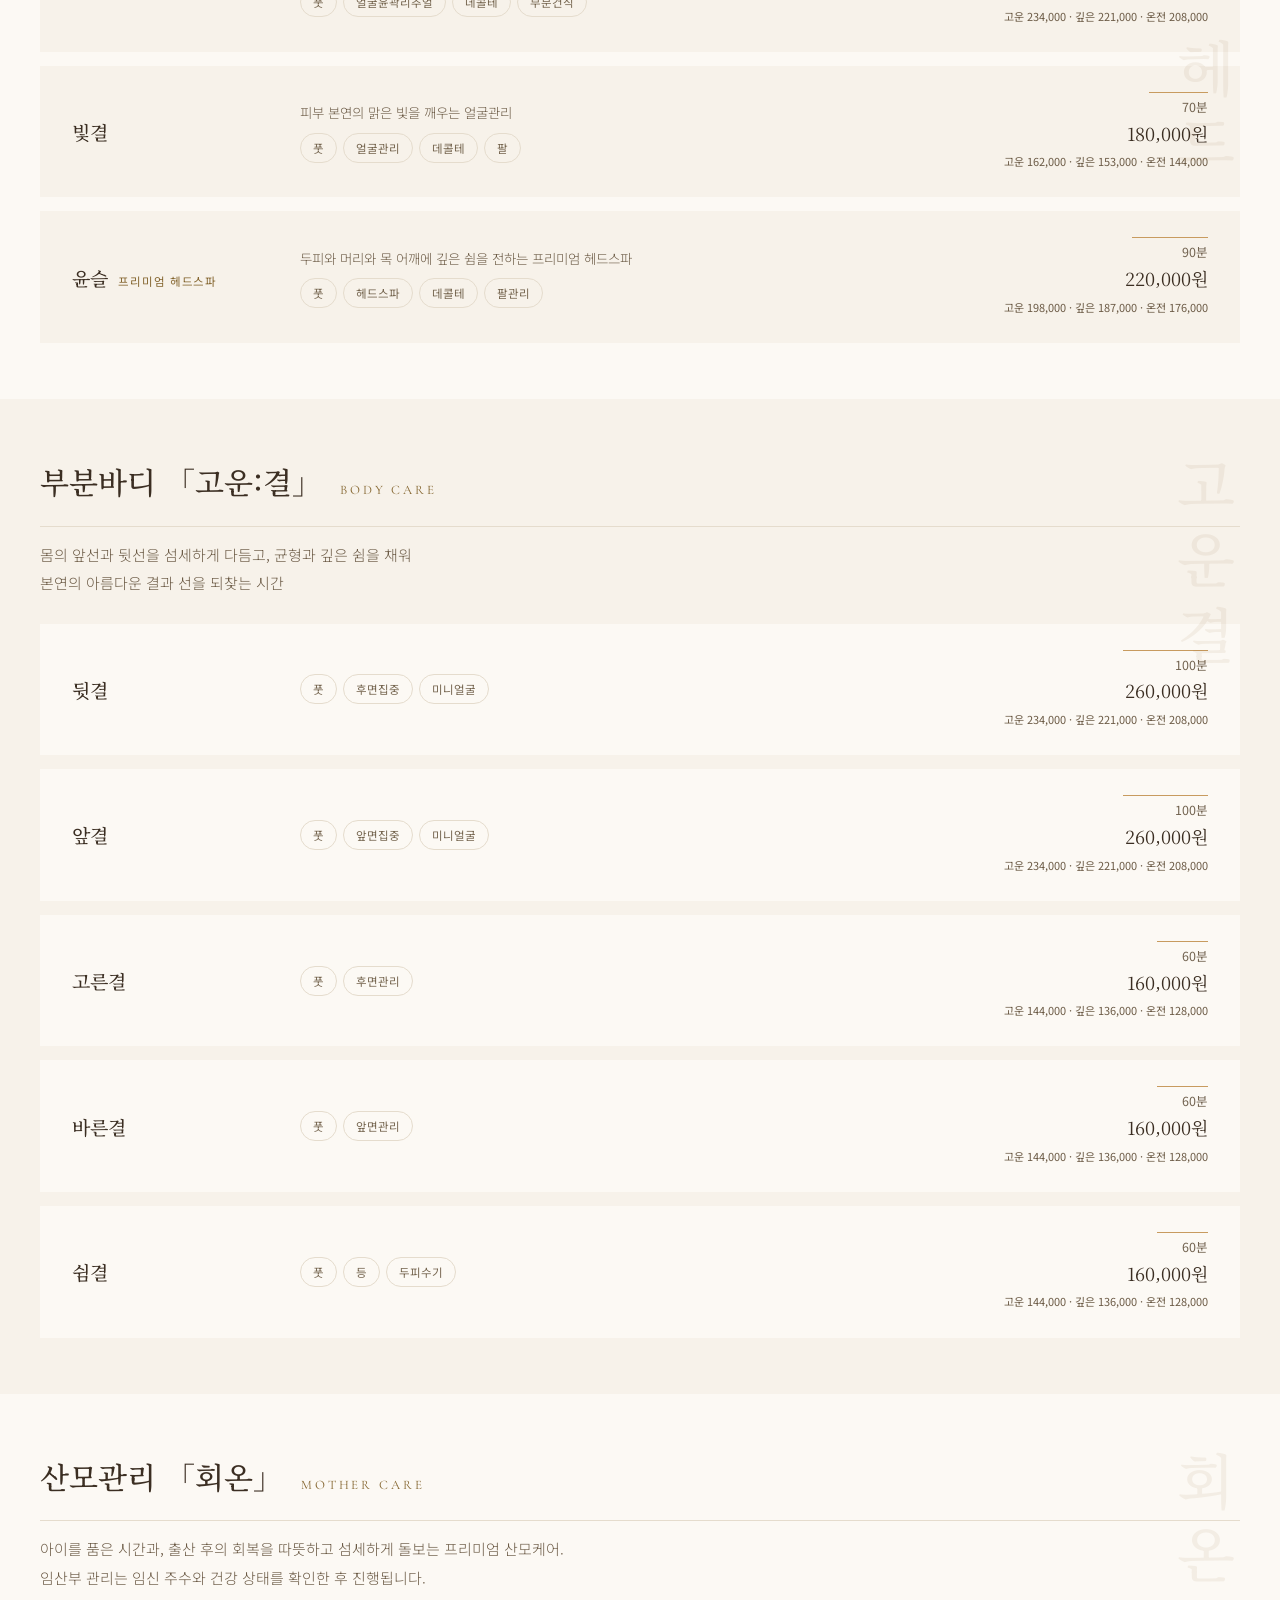
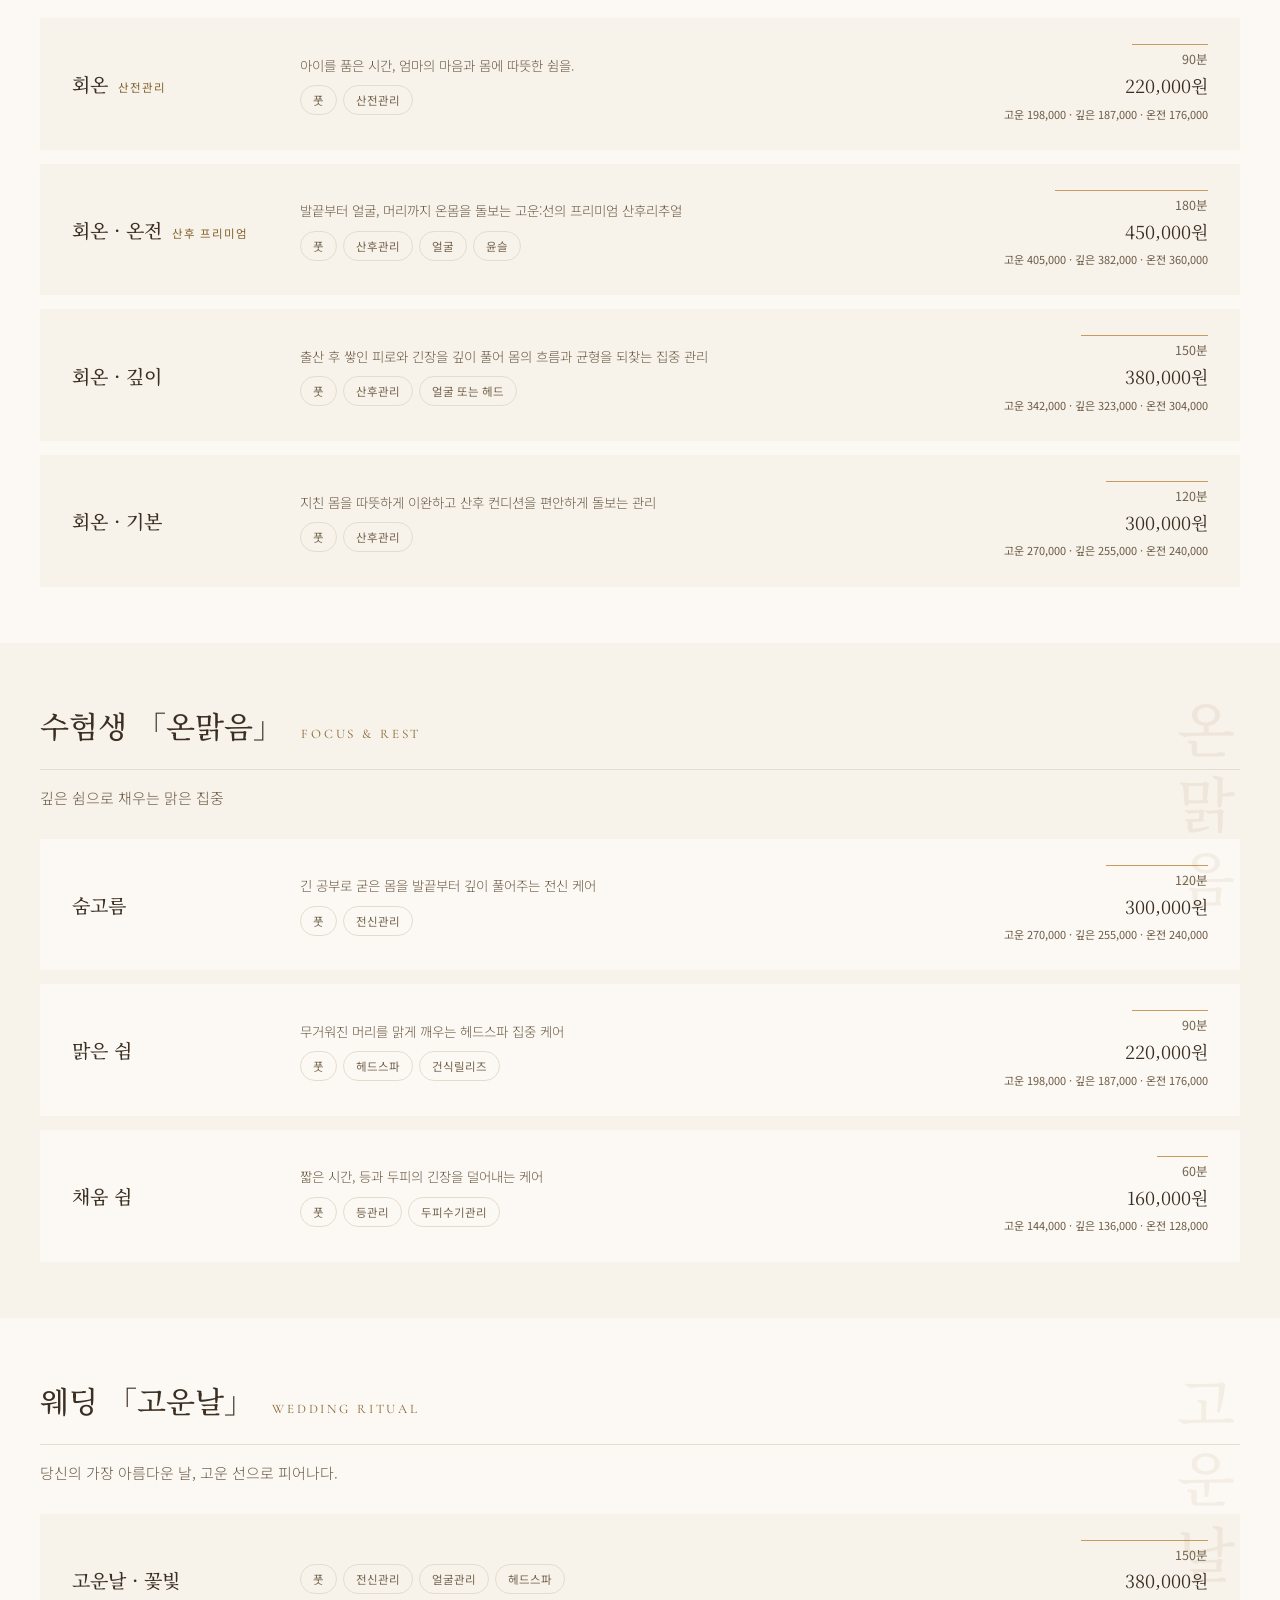
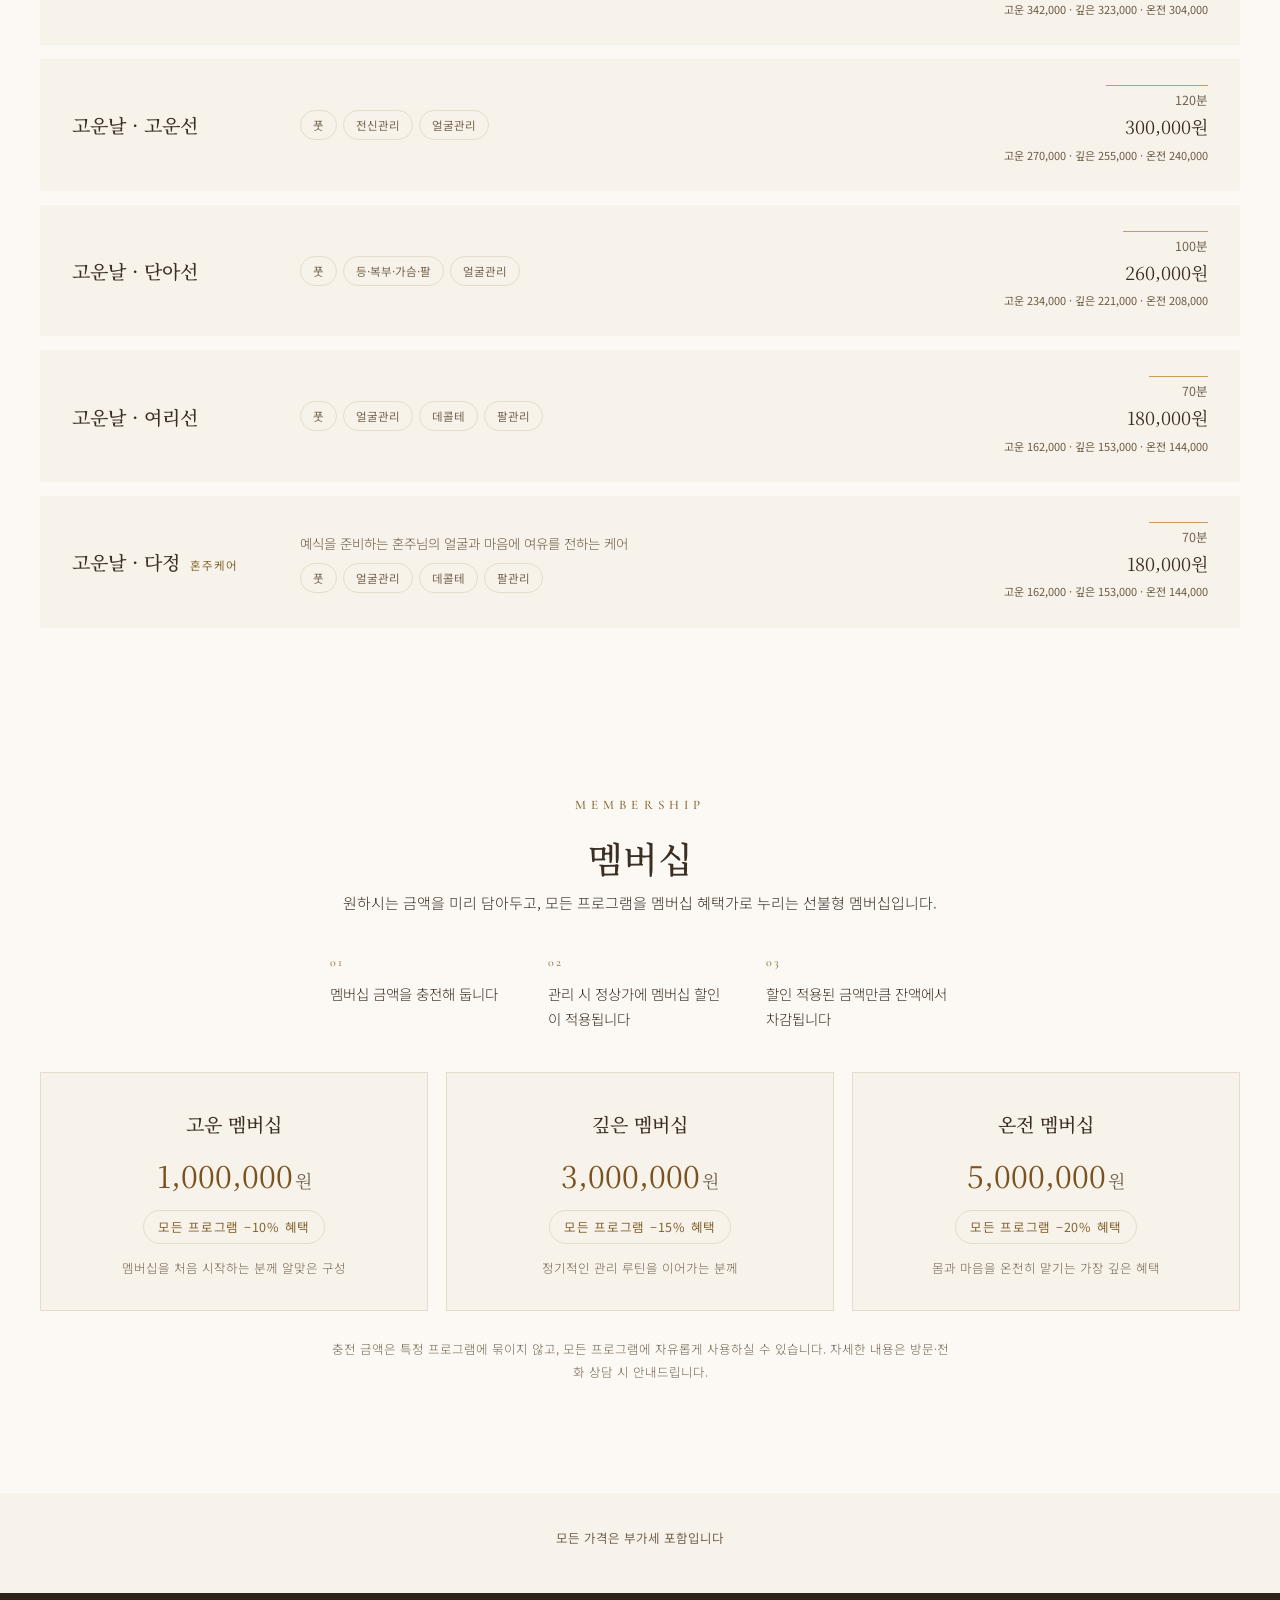
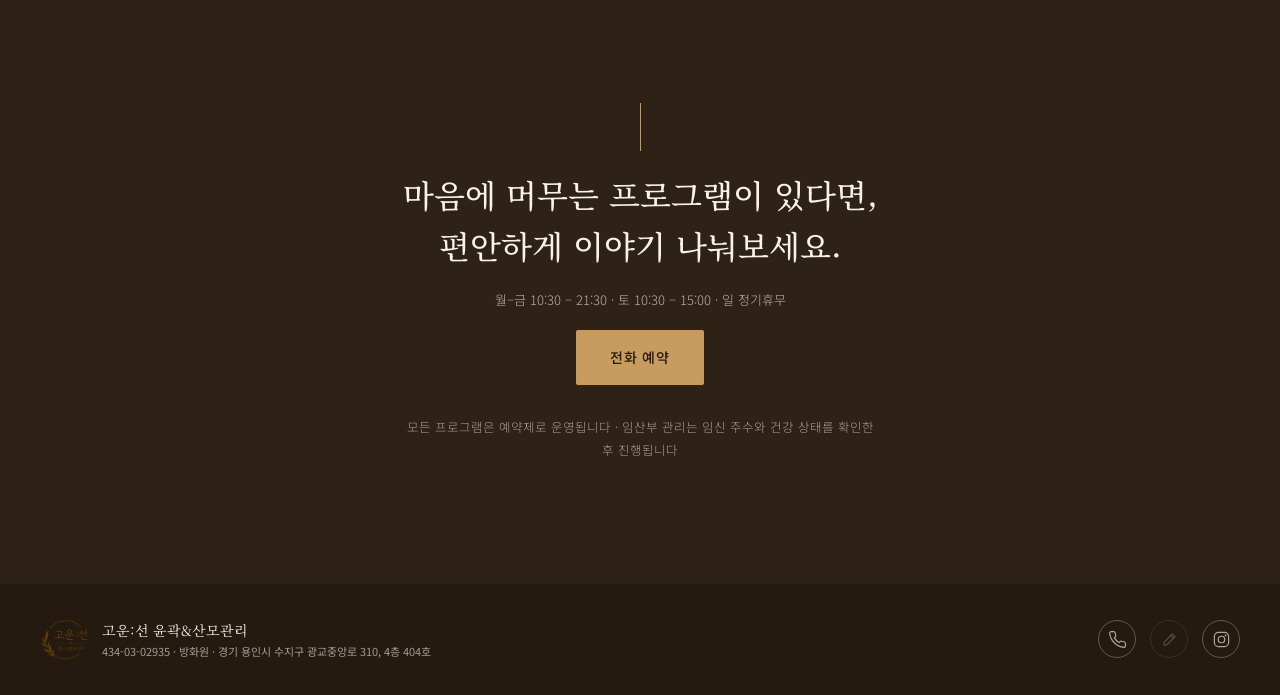
<file: site/programs.html>
<!doctype html>
<html lang="ko">
<head>
<meta charset="utf-8">
<meta name="viewport" content="width=device-width, initial-scale=1">
<title>프로그램 안내 | 고운:선</title>
<meta name="description" content="전신·얼굴&amp;헤드·부분바디·산모·수험생·웨딩 — 고운:선의 모든 프로그램과 가격 안내. 모든 가격은 부가세 포함입니다.">
<link rel="canonical" href="https://gowoonseon.com/programs.html">
<meta property="og:url" content="https://gowoonseon.com/programs.html">
<meta property="og:title" content="프로그램 안내 | 고운:선">
<meta property="og:description" content="전신·얼굴&amp;헤드·부분바디·산모·수험생·웨딩 — 고운:선의 모든 프로그램과 가격 안내. 모든 가격은 부가세 포함입니다.">
<meta property="og:image" content="https://gowoonseon.com/assets/img/hero.jpg">
<meta property="og:type" content="website">
<meta property="og:site_name" content="고운:선">
<meta name="naver-site-verification" content="a88976b47489438adaa9e9af877df7ad980a9fa9">
<link rel="icon" type="image/png" href="assets/img/favicon.png?v=5bba410a">
<link rel="preconnect" href="https://fonts.googleapis.com">
<link rel="stylesheet" href="https://fonts.googleapis.com/css2?family=Noto+Serif+KR:wght@400;500;600&family=Noto+Sans+KR:wght@300;400;500&family=Cormorant+Garamond:wght@500;600&display=swap">
<link rel="stylesheet" href="assets/css/style.css?v=59032470">
</head>
<body data-page="programs">
<header class="site-header solid">
  <div class="bar">
    <a href="index.html" class="wordmark" aria-label="고운:선 홈">
      <img class="mark" src="assets/img/logo.png?v=3af43805" alt="">
      <span class="wtext">
        <span class="name">고운<span class="breath">:</span>선</span>
        <span class="sub">윤곽&amp;산모관리</span>
      </span>
    </a>
    <nav class="nav-links" aria-label="주 메뉴">
      <a href="programs.html" class="active">프로그램</a>
      <a href="about.html">고운:선 이야기</a>
      <a href="visit.html">오시는 길</a>
      <a class="btn-reserve" href="tel:010-4267-6200">전화 예약</a>
    </nav>
    <button class="menu-btn" id="menuOpen" aria-label="메뉴 열기">
      <svg width="24" height="24" viewBox="0 0 24 24" fill="none" stroke="currentColor" stroke-width="1.4"><path d="M3 7h18M3 12h18M3 17h18"/></svg>
    </button>
  </div>
</header>
<div class="mobile-menu" id="mmenu">
  <div class="top">
    <span class="wordmark"><img class="mark" src="assets/img/logo.png?v=3af43805" alt=""><span class="name">고운<span class="breath">:</span>선</span></span>
    <button class="menu-btn" id="menuClose" aria-label="메뉴 닫기">
      <svg width="24" height="24" viewBox="0 0 24 24" fill="none" stroke="currentColor" stroke-width="1.4"><path d="M5 5l14 14M19 5L5 19"/></svg>
    </button>
  </div>
  <nav aria-label="모바일 메뉴">
    <a href="index.html" style="--d: 0">홈</a>
    <span class="tick" aria-hidden="true" style="--d: 1"></span>
    <a href="programs.html" aria-current="page" style="--d: 1">프로그램</a>
    <span class="tick" aria-hidden="true" style="--d: 2"></span>
    <a href="about.html" style="--d: 2">고운:선 이야기</a>
    <span class="tick" aria-hidden="true" style="--d: 3"></span>
    <a href="visit.html" style="--d: 3">오시는 길</a>
  </nav>
  <div class="mfoot">
    <img src="assets/img/philosophy-hands.png?v=a24ac7ae" alt="" aria-hidden="true">
    <div class="hours">월–금 10:30–21:30 · 토 10:30–15:00 · 일 휴무</div>
    <a class="call" href="tel:010-4267-6200">전화 예약</a>
  </div>
</div>
<main>
<div class="page-head container">
  <div class="eyebrow">PROGRAMS &amp; PRICING</div>
  <h1>프로그램 안내</h1>
  <p class="lede">고운:선의 모든 관리는 따뜻한 풋 케어로 시작합니다.
발끝의 긴장이 풀리는 순간부터, 몸은 쉼의 준비를 마칩니다.</p>
</div>
<nav class="cat-nav" aria-label="프로그램 카테고리"><div class="row container"><a href="#full">전신관리</a><a href="#face">얼굴&amp;헤드</a><a href="#body">고운:결</a><a href="#mother">산모관리</a><a href="#focus">수험생</a><a href="#wedding">웨딩</a><a href="#membership">멤버십</a></div></nav>
<div class="container" style="padding-top: 40px; padding-bottom: 46px;">
  <div class="tiers">
    <a href="#membership"><span class="l">고운 멤버십</span><span class="v">−10%</span></a><a href="#membership"><span class="l">깊은 멤버십</span><span class="v">−15%</span></a><a href="#membership"><span class="l">온전 멤버십</span><span class="v">−20%</span></a>
  </div>
  <p class="mem-hint"><a href="#membership">멤버십 혜택과 자세한 내용은 아래 멤버십 안내에서 확인하실 수 있습니다</a></p>
</div>

<section class="category" id="full">
  <div class="watermark" aria-hidden="true">전신관리</div>
  <div class="container">
    <div class="cat-head"><h2>전신관리</h2><span class="eng">PREMIUM KOREAN SPA · SIGNATURE</span></div>
    <p class="cat-desc">몸의 흐름을 고르게 하고 본연의 아름다운 선을 되찾는 시간</p>
    <div class="prog-list"><article class="prog">
      <div class="head"><div class="name-row"><h3>온전</h3> <span class="tag">SIGNATURE</span></div></div>
      <div class="mid"><p>발끝에서 머리끝까지 온전히 쉬어가는 고운:선의 시그니처 리추얼</p><div class="chips"><span>풋</span><span>전신</span><span>얼굴</span><span>헤드스파</span></div></div>
      <div class="price-block">
        <div class="dline" style="--min:180"></div>
        <div class="pb-row"><span class="min">180분</span><span class="price">450,000원</span></div>
        <div class="tierline">고운 405,000 · 깊은 382,000 · 온전 360,000</div>
      </div>
    </article>
<article class="prog">
      <div class="head"><div class="name-row"><h3>깊은 선</h3></div></div>
      <div class="mid"><p>몸의 깊은 곳부터 흐름과 균형을 다듬는 집중케어</p><div class="chips"><span>풋</span><span>전신</span><span>얼굴 또는 헤드스파</span></div></div>
      <div class="price-block">
        <div class="dline" style="--min:150"></div>
        <div class="pb-row"><span class="min">150분</span><span class="price">380,000원</span></div>
        <div class="tierline">고운 342,000 · 깊은 323,000 · 온전 304,000</div>
      </div>
    </article>
<article class="prog">
      <div class="head"><div class="name-row"><h3>바른 선</h3></div></div>
      <div class="mid"><p>지친 몸의 균형을 바로잡고 편안한 선을 찾아가는 전신 케어</p><div class="chips"><span>풋</span><span>전신</span></div></div>
      <div class="price-block">
        <div class="dline" style="--min:120"></div>
        <div class="pb-row"><span class="min">120분</span><span class="price">300,000원</span></div>
        <div class="tierline">고운 270,000 · 깊은 255,000 · 온전 240,000</div>
      </div>
    </article></div>
  </div>
</section>
<section class="category" id="face">
  <div class="watermark" aria-hidden="true">얼굴과 헤드</div>
  <div class="container">
    <div class="cat-head"><h2>얼굴 &amp; 헤드</h2><span class="eng">FACE &amp; HEAD</span></div>
    <p class="cat-desc">얼굴의 선을 맑게 깨우고, 머리부터 깊은 쉼을 전하는 시간</p>
    <div class="prog-list"><article class="prog">
      <div class="head"><div class="name-row"><h3>얼굴:선</h3> <span class="tag">SIGNATURE 윤곽관리</span></div></div>
      <div class="mid"><p>얼굴의 선을 맑게 깨우는 고운:선 시그니처 윤곽관리</p><div class="chips"><span>풋</span><span>얼굴윤곽리추얼</span><span>데콜테</span><span>부분건식</span></div></div>
      <div class="price-block">
        <div class="dline" style="--min:100"></div>
        <div class="pb-row"><span class="min">100분</span><span class="price">260,000원</span></div>
        <div class="tierline">고운 234,000 · 깊은 221,000 · 온전 208,000</div>
      </div>
    </article>
<article class="prog">
      <div class="head"><div class="name-row"><h3>빛결</h3></div></div>
      <div class="mid"><p>피부 본연의 맑은 빛을 깨우는 얼굴관리</p><div class="chips"><span>풋</span><span>얼굴관리</span><span>데콜테</span><span>팔</span></div></div>
      <div class="price-block">
        <div class="dline" style="--min:70"></div>
        <div class="pb-row"><span class="min">70분</span><span class="price">180,000원</span></div>
        <div class="tierline">고운 162,000 · 깊은 153,000 · 온전 144,000</div>
      </div>
    </article>
<article class="prog">
      <div class="head"><div class="name-row"><h3>윤슬</h3> <span class="tag">프리미엄 헤드스파</span></div></div>
      <div class="mid"><p>두피와 머리와 목 어깨에 깊은 쉼을 전하는 프리미엄 헤드스파</p><div class="chips"><span>풋</span><span>헤드스파</span><span>데콜테</span><span>팔관리</span></div></div>
      <div class="price-block">
        <div class="dline" style="--min:90"></div>
        <div class="pb-row"><span class="min">90분</span><span class="price">220,000원</span></div>
        <div class="tierline">고운 198,000 · 깊은 187,000 · 온전 176,000</div>
      </div>
    </article></div>
  </div>
</section>
<section class="category" id="body">
  <div class="watermark" aria-hidden="true">고운결</div>
  <div class="container">
    <div class="cat-head"><h2>부분바디 「고운:결」</h2><span class="eng">BODY CARE</span></div>
    <p class="cat-desc">몸의 앞선과 뒷선을 섬세하게 다듬고, 균형과 깊은 쉼을 채워
본연의 아름다운 결과 선을 되찾는 시간</p>
    <div class="prog-list"><article class="prog">
      <div class="head"><div class="name-row"><h3>뒷결</h3></div></div>
      <div class="mid"><div class="chips"><span>풋</span><span>후면집중</span><span>미니얼굴</span></div></div>
      <div class="price-block">
        <div class="dline" style="--min:100"></div>
        <div class="pb-row"><span class="min">100분</span><span class="price">260,000원</span></div>
        <div class="tierline">고운 234,000 · 깊은 221,000 · 온전 208,000</div>
      </div>
    </article>
<article class="prog">
      <div class="head"><div class="name-row"><h3>앞결</h3></div></div>
      <div class="mid"><div class="chips"><span>풋</span><span>앞면집중</span><span>미니얼굴</span></div></div>
      <div class="price-block">
        <div class="dline" style="--min:100"></div>
        <div class="pb-row"><span class="min">100분</span><span class="price">260,000원</span></div>
        <div class="tierline">고운 234,000 · 깊은 221,000 · 온전 208,000</div>
      </div>
    </article>
<article class="prog">
      <div class="head"><div class="name-row"><h3>고른결</h3></div></div>
      <div class="mid"><div class="chips"><span>풋</span><span>후면관리</span></div></div>
      <div class="price-block">
        <div class="dline" style="--min:60"></div>
        <div class="pb-row"><span class="min">60분</span><span class="price">160,000원</span></div>
        <div class="tierline">고운 144,000 · 깊은 136,000 · 온전 128,000</div>
      </div>
    </article>
<article class="prog">
      <div class="head"><div class="name-row"><h3>바른결</h3></div></div>
      <div class="mid"><div class="chips"><span>풋</span><span>앞면관리</span></div></div>
      <div class="price-block">
        <div class="dline" style="--min:60"></div>
        <div class="pb-row"><span class="min">60분</span><span class="price">160,000원</span></div>
        <div class="tierline">고운 144,000 · 깊은 136,000 · 온전 128,000</div>
      </div>
    </article>
<article class="prog">
      <div class="head"><div class="name-row"><h3>쉼결</h3></div></div>
      <div class="mid"><div class="chips"><span>풋</span><span>등</span><span>두피수기</span></div></div>
      <div class="price-block">
        <div class="dline" style="--min:60"></div>
        <div class="pb-row"><span class="min">60분</span><span class="price">160,000원</span></div>
        <div class="tierline">고운 144,000 · 깊은 136,000 · 온전 128,000</div>
      </div>
    </article></div>
  </div>
</section>
<section class="category" id="mother">
  <div class="watermark" aria-hidden="true">회온</div>
  <div class="container">
    <div class="cat-head"><h2>산모관리 「회온」</h2><span class="eng">MOTHER CARE</span></div>
    <p class="cat-desc">아이를 품은 시간과, 출산 후의 회복을 따뜻하고 섬세하게 돌보는 프리미엄 산모케어.
임산부 관리는 임신 주수와 건강 상태를 확인한 후 진행됩니다.</p>
    <div class="prog-list"><article class="prog">
      <div class="head"><div class="name-row"><h3>회온</h3> <span class="tag">산전관리</span></div></div>
      <div class="mid"><p>아이를 품은 시간, 엄마의 마음과 몸에 따뜻한 쉼을.</p><div class="chips"><span>풋</span><span>산전관리</span></div></div>
      <div class="price-block">
        <div class="dline" style="--min:90"></div>
        <div class="pb-row"><span class="min">90분</span><span class="price">220,000원</span></div>
        <div class="tierline">고운 198,000 · 깊은 187,000 · 온전 176,000</div>
      </div>
    </article>
<article class="prog">
      <div class="head"><div class="name-row"><h3>회온 · 온전</h3> <span class="tag">산후 프리미엄</span></div></div>
      <div class="mid"><p>발끝부터 얼굴, 머리까지 온몸을 돌보는 고운:선의 프리미엄 산후리추얼</p><div class="chips"><span>풋</span><span>산후관리</span><span>얼굴</span><span>윤슬</span></div></div>
      <div class="price-block">
        <div class="dline" style="--min:180"></div>
        <div class="pb-row"><span class="min">180분</span><span class="price">450,000원</span></div>
        <div class="tierline">고운 405,000 · 깊은 382,000 · 온전 360,000</div>
      </div>
    </article>
<article class="prog">
      <div class="head"><div class="name-row"><h3>회온 · 깊이</h3></div></div>
      <div class="mid"><p>출산 후 쌓인 피로와 긴장을 깊이 풀어 몸의 흐름과 균형을 되찾는 집중 관리</p><div class="chips"><span>풋</span><span>산후관리</span><span>얼굴 또는 헤드</span></div></div>
      <div class="price-block">
        <div class="dline" style="--min:150"></div>
        <div class="pb-row"><span class="min">150분</span><span class="price">380,000원</span></div>
        <div class="tierline">고운 342,000 · 깊은 323,000 · 온전 304,000</div>
      </div>
    </article>
<article class="prog">
      <div class="head"><div class="name-row"><h3>회온 · 기본</h3></div></div>
      <div class="mid"><p>지친 몸을 따뜻하게 이완하고 산후 컨디션을 편안하게 돌보는 관리</p><div class="chips"><span>풋</span><span>산후관리</span></div></div>
      <div class="price-block">
        <div class="dline" style="--min:120"></div>
        <div class="pb-row"><span class="min">120분</span><span class="price">300,000원</span></div>
        <div class="tierline">고운 270,000 · 깊은 255,000 · 온전 240,000</div>
      </div>
    </article></div>
  </div>
</section>
<section class="category" id="focus">
  <div class="watermark" aria-hidden="true">온맑음</div>
  <div class="container">
    <div class="cat-head"><h2>수험생 「온맑음」</h2><span class="eng">FOCUS &amp; REST</span></div>
    <p class="cat-desc">깊은 쉼으로 채우는 맑은 집중</p>
    <div class="prog-list"><article class="prog">
      <div class="head"><div class="name-row"><h3>숨고름</h3></div></div>
      <div class="mid"><p>긴 공부로 굳은 몸을 발끝부터 깊이 풀어주는 전신 케어</p><div class="chips"><span>풋</span><span>전신관리</span></div></div>
      <div class="price-block">
        <div class="dline" style="--min:120"></div>
        <div class="pb-row"><span class="min">120분</span><span class="price">300,000원</span></div>
        <div class="tierline">고운 270,000 · 깊은 255,000 · 온전 240,000</div>
      </div>
    </article>
<article class="prog">
      <div class="head"><div class="name-row"><h3>맑은 쉼</h3></div></div>
      <div class="mid"><p>무거워진 머리를 맑게 깨우는 헤드스파 집중 케어</p><div class="chips"><span>풋</span><span>헤드스파</span><span>건식릴리즈</span></div></div>
      <div class="price-block">
        <div class="dline" style="--min:90"></div>
        <div class="pb-row"><span class="min">90분</span><span class="price">220,000원</span></div>
        <div class="tierline">고운 198,000 · 깊은 187,000 · 온전 176,000</div>
      </div>
    </article>
<article class="prog">
      <div class="head"><div class="name-row"><h3>채움 쉼</h3></div></div>
      <div class="mid"><p>짧은 시간, 등과 두피의 긴장을 덜어내는 케어</p><div class="chips"><span>풋</span><span>등관리</span><span>두피수기관리</span></div></div>
      <div class="price-block">
        <div class="dline" style="--min:60"></div>
        <div class="pb-row"><span class="min">60분</span><span class="price">160,000원</span></div>
        <div class="tierline">고운 144,000 · 깊은 136,000 · 온전 128,000</div>
      </div>
    </article></div>
  </div>
</section>
<section class="category" id="wedding">
  <div class="watermark" aria-hidden="true">고운날</div>
  <div class="container">
    <div class="cat-head"><h2>웨딩 「고운날」</h2><span class="eng">WEDDING RITUAL</span></div>
    <p class="cat-desc">당신의 가장 아름다운 날, 고운 선으로 피어나다.</p>
    <div class="prog-list"><article class="prog">
      <div class="head"><div class="name-row"><h3>고운날 · 꽃빛</h3></div></div>
      <div class="mid"><div class="chips"><span>풋</span><span>전신관리</span><span>얼굴관리</span><span>헤드스파</span></div></div>
      <div class="price-block">
        <div class="dline" style="--min:150"></div>
        <div class="pb-row"><span class="min">150분</span><span class="price">380,000원</span></div>
        <div class="tierline">고운 342,000 · 깊은 323,000 · 온전 304,000</div>
      </div>
    </article>
<article class="prog">
      <div class="head"><div class="name-row"><h3>고운날 · 고운선</h3></div></div>
      <div class="mid"><div class="chips"><span>풋</span><span>전신관리</span><span>얼굴관리</span></div></div>
      <div class="price-block">
        <div class="dline" style="--min:120"></div>
        <div class="pb-row"><span class="min">120분</span><span class="price">300,000원</span></div>
        <div class="tierline">고운 270,000 · 깊은 255,000 · 온전 240,000</div>
      </div>
    </article>
<article class="prog">
      <div class="head"><div class="name-row"><h3>고운날 · 단아선</h3></div></div>
      <div class="mid"><div class="chips"><span>풋</span><span>등·복부·가슴·팔</span><span>얼굴관리</span></div></div>
      <div class="price-block">
        <div class="dline" style="--min:100"></div>
        <div class="pb-row"><span class="min">100분</span><span class="price">260,000원</span></div>
        <div class="tierline">고운 234,000 · 깊은 221,000 · 온전 208,000</div>
      </div>
    </article>
<article class="prog">
      <div class="head"><div class="name-row"><h3>고운날 · 여리선</h3></div></div>
      <div class="mid"><div class="chips"><span>풋</span><span>얼굴관리</span><span>데콜테</span><span>팔관리</span></div></div>
      <div class="price-block">
        <div class="dline" style="--min:70"></div>
        <div class="pb-row"><span class="min">70분</span><span class="price">180,000원</span></div>
        <div class="tierline">고운 162,000 · 깊은 153,000 · 온전 144,000</div>
      </div>
    </article>
<article class="prog">
      <div class="head"><div class="name-row"><h3>고운날 · 다정</h3> <span class="tag">혼주케어</span></div></div>
      <div class="mid"><p>예식을 준비하는 혼주님의 얼굴과 마음에 여유를 전하는 케어</p><div class="chips"><span>풋</span><span>얼굴관리</span><span>데콜테</span><span>팔관리</span></div></div>
      <div class="price-block">
        <div class="dline" style="--min:70"></div>
        <div class="pb-row"><span class="min">70분</span><span class="price">180,000원</span></div>
        <div class="tierline">고운 162,000 · 깊은 153,000 · 온전 144,000</div>
      </div>
    </article></div>
  </div>
</section>

<section class="section membership" id="membership">
  <div class="container">
    <div class="eyebrow">MEMBERSHIP</div>
    <h2 class="section-title">멤버십</h2>
    <p class="mem-lede">원하시는 금액을 미리 담아두고, 모든 프로그램을 멤버십 혜택가로 누리는 선불형 멤버십입니다.</p>
    <ol class="mem-how"><li><span class="n">01</span><p>멤버십 금액을 충전해 둡니다</p></li><li><span class="n">02</span><p>관리 시 정상가에 멤버십 할인이 적용됩니다</p></li><li><span class="n">03</span><p>할인 적용된 금액만큼 잔액에서 차감됩니다</p></li></ol>
    <div class="mem-tiers">
      <div class="mem-card">
        <h3>고운 멤버십</h3>
        <div class="amount">1,000,000<span class="won">원</span></div>
        <div class="benefit">모든 프로그램 −10% 혜택</div>
        <p class="mdesc">멤버십을 처음 시작하는 분께 알맞은 구성</p>
      </div>
      <div class="mem-card">
        <h3>깊은 멤버십</h3>
        <div class="amount">3,000,000<span class="won">원</span></div>
        <div class="benefit">모든 프로그램 −15% 혜택</div>
        <p class="mdesc">정기적인 관리 루틴을 이어가는 분께</p>
      </div>
      <div class="mem-card">
        <h3>온전 멤버십</h3>
        <div class="amount">5,000,000<span class="won">원</span></div>
        <div class="benefit">모든 프로그램 −20% 혜택</div>
        <p class="mdesc">몸과 마음을 온전히 맡기는 가장 깊은 혜택</p>
      </div>
    </div>
    <p class="mem-note">충전 금액은 특정 프로그램에 묶이지 않고, 모든 프로그램에 자유롭게 사용하실 수 있습니다. 자세한 내용은 방문·전화 상담 시 안내드립니다.</p>
  </div>
</section>
<div class="container"><p class="fineprint" style="padding: 34px 0 44px 0; margin: 0;">모든 가격은 부가세 포함입니다</p></div>
<section class="section cta-band on-dark">
  <div class="container inner">
    <div class="stem" aria-hidden="true"></div>
    <h2>마음에 머무는 프로그램이 있다면,
편안하게 이야기 나눠보세요.</h2>
    <div class="hours-line">월–금 10:30 – 21:30 · 토 10:30 – 15:00 · 일 정기휴무</div>
    <a class="btn btn-amber" href="tel:010-4267-6200">전화 예약</a>
    <p class="note">모든 프로그램은 예약제로 운영됩니다 · 임산부 관리는 임신 주수와 건강 상태를 확인한 후 진행됩니다</p>
  </div>
</section>
</main>

<footer class="site-footer">
  <div class="container inner">
    <div class="id">
      <img src="assets/img/logo.png?v=3af43805" alt="고운:선 엠블럼">
      <div>
        <div class="t">고운:선 윤곽&amp;산모관리</div>
        <div class="legal">434-03-02935 · 방화원 · 경기 용인시 수지구 광교중앙로 310, 4층 404호</div>
      </div>
    </div>
    <div class="links">
      <a class="sns-ic" href="tel:010-4267-6200" aria-label="전화 예약" title="전화 예약"><svg width="19" height="19" viewBox="0 0 24 24" fill="none" stroke="currentColor" stroke-width="1.5" stroke-linejoin="round" stroke-linecap="round"><path d="M22 16.92v3a2 2 0 0 1-2.18 2 19.79 19.79 0 0 1-8.63-3.07 19.5 19.5 0 0 1-6-6A19.79 19.79 0 0 1 2.08 4.18 2 2 0 0 1 4.06 2h3a2 2 0 0 1 2 1.72c.13.96.35 1.9.66 2.81a2 2 0 0 1-.45 2.11L8.09 9.91a16 16 0 0 0 6 6l1.27-1.27a2 2 0 0 1 2.11-.45c.91.31 1.85.53 2.81.66A2 2 0 0 1 22 16.92z"/></svg></a>
      <span class="sns-ic off" title="네이버 블로그 — 준비 중" aria-hidden="true"><svg width="19" height="19" viewBox="0 0 24 24" fill="none" stroke="currentColor" stroke-width="1.5" stroke-linejoin="round" stroke-linecap="round"><path d="M15.5 5.1l3.4 3.4L8.4 19H5v-3.4L15.5 5.1z"/><path d="M13.4 7.2l3.4 3.4"/></svg></span>
      <a class="sns-ic" href="https://www.instagram.com/gowoonseon/" target="_blank" rel="noopener" aria-label="인스타그램" title="인스타그램"><svg width="19" height="19" viewBox="0 0 24 24" fill="none" stroke="currentColor" stroke-width="1.5"><rect x="3" y="3" width="18" height="18" rx="5.2"/><circle cx="12" cy="12" r="4.1"/><circle cx="17.1" cy="6.9" r="1.15" fill="currentColor" stroke="none"/></svg></a>
    </div>
  </div>
</footer>
<dialog id="telDialog" class="tel-dialog" aria-labelledby="telDialogNum">
  <div class="eyebrow">RESERVATION</div>
  <div class="num" id="telDialogNum">010-4267-6200</div>
  <div class="hrs">월–금 10:30–21:30 · 토 10:30–15:00 · 일 휴무</div>
  <p>모든 프로그램은 예약제로 운영됩니다.
휴대폰에서는 전화 예약 버튼을 누르면 바로 연결됩니다.</p>
  <div class="row">
    <button id="telCopy" type="button">번호 복사</button>
    <button id="telClose" type="button">닫기</button>
  </div>
</dialog>
<button id="toTop" aria-label="맨 위로">↑</button>
<script src="assets/js/main.js?v=13aa626f"></script>
</body>
</html>
</file>
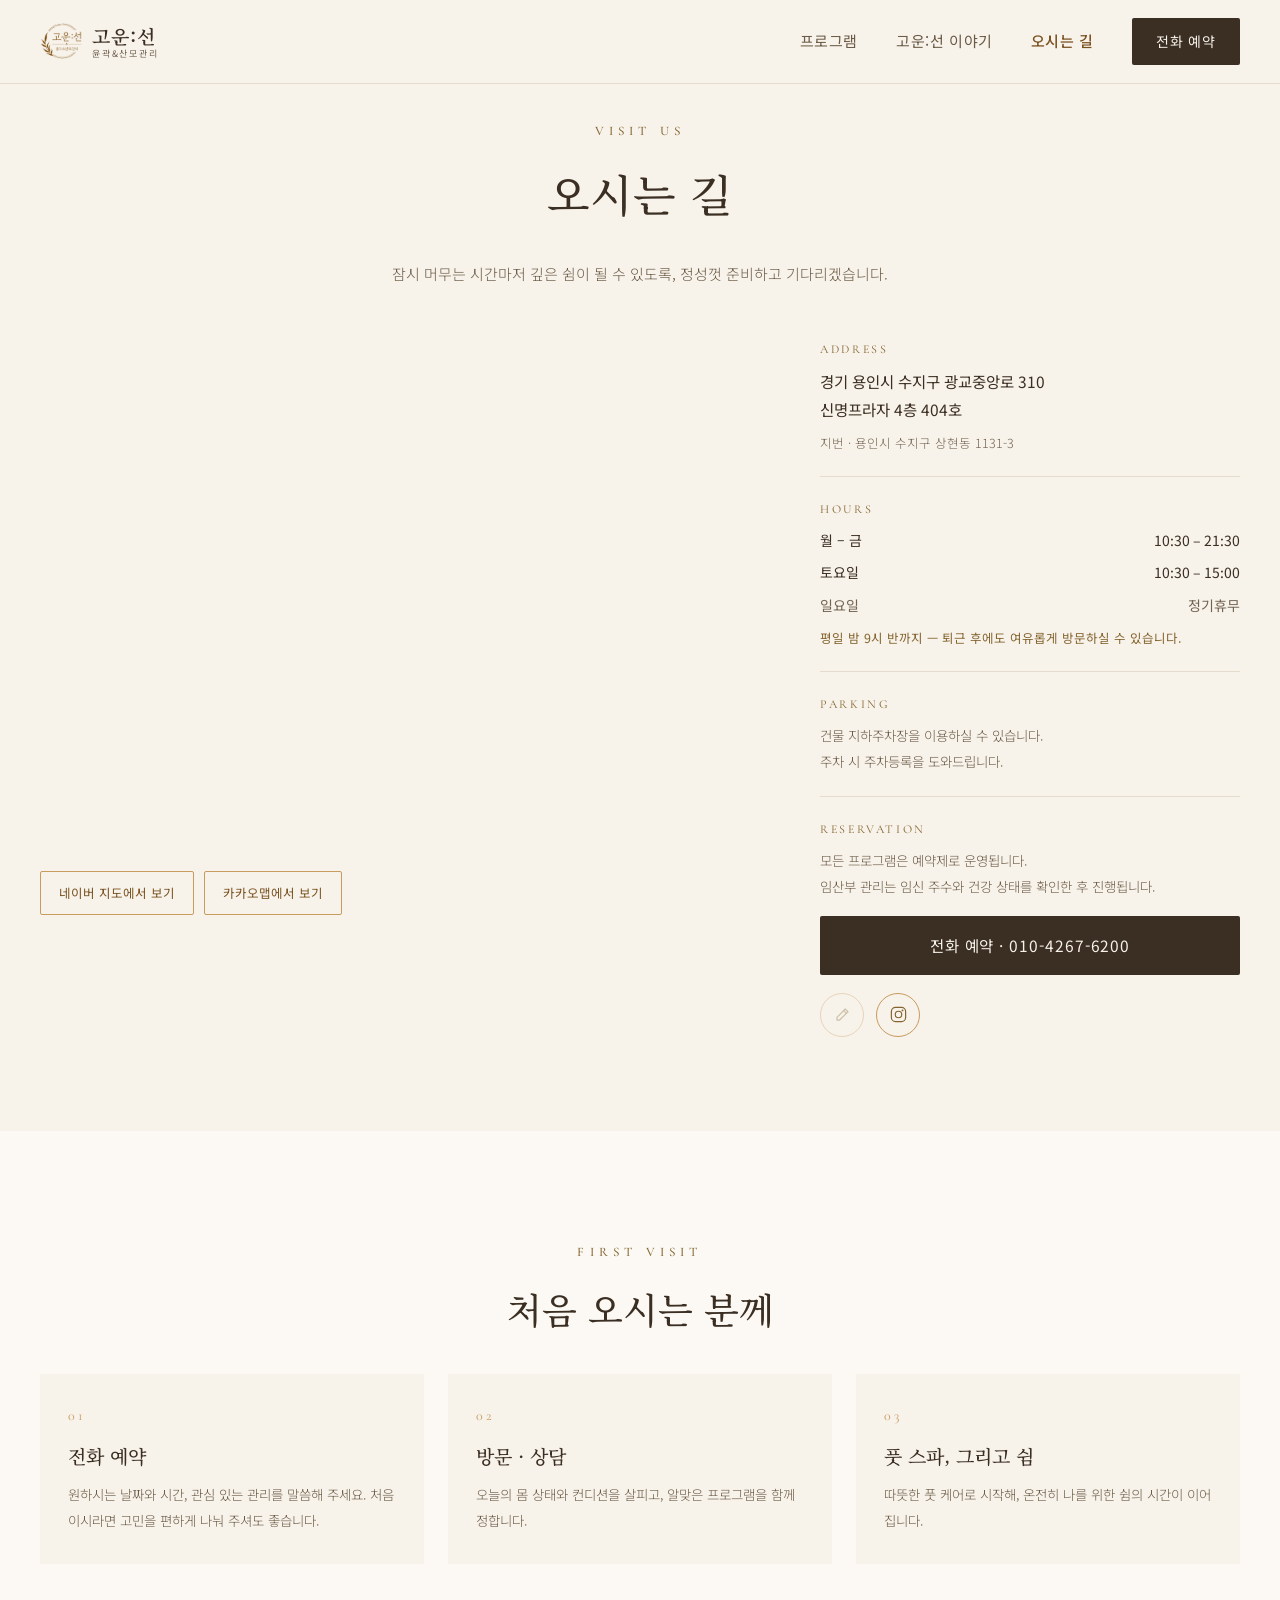
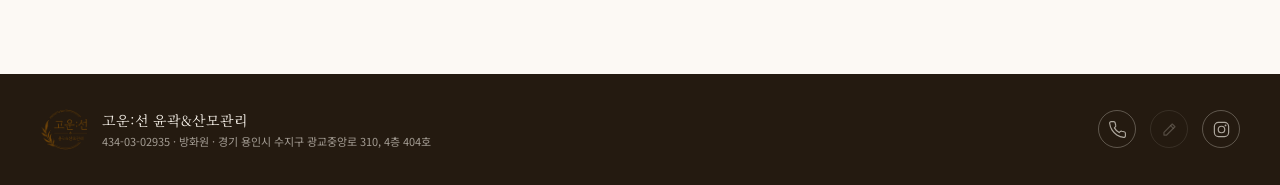
<file: site/visit.html>
<!doctype html>
<html lang="ko">
<head>
<meta charset="utf-8">
<meta name="viewport" content="width=device-width, initial-scale=1">
<title>오시는 길 | 고운:선</title>
<meta name="description" content="경기 용인시 수지구 광교중앙로 310 신명프라자 4층 404호 · 예약제 운영 · 지하주차장 주차등록 지원.">
<link rel="canonical" href="https://gowoonseon.com/visit.html">
<meta property="og:url" content="https://gowoonseon.com/visit.html">
<meta property="og:title" content="오시는 길 | 고운:선">
<meta property="og:description" content="경기 용인시 수지구 광교중앙로 310 신명프라자 4층 404호 · 예약제 운영 · 지하주차장 주차등록 지원.">
<meta property="og:image" content="https://gowoonseon.com/assets/img/hero.jpg">
<meta property="og:type" content="website">
<meta property="og:site_name" content="고운:선">
<meta name="naver-site-verification" content="a88976b47489438adaa9e9af877df7ad980a9fa9">
<link rel="icon" type="image/png" href="assets/img/favicon.png?v=5bba410a">
<link rel="preconnect" href="https://fonts.googleapis.com">
<link rel="stylesheet" href="https://fonts.googleapis.com/css2?family=Noto+Serif+KR:wght@400;500;600&family=Noto+Sans+KR:wght@300;400;500&family=Cormorant+Garamond:wght@500;600&display=swap">
<link rel="stylesheet" href="assets/css/style.css?v=59032470">
</head>
<body data-page="visit">
<header class="site-header solid">
  <div class="bar">
    <a href="index.html" class="wordmark" aria-label="고운:선 홈">
      <img class="mark" src="assets/img/logo.png?v=3af43805" alt="">
      <span class="wtext">
        <span class="name">고운<span class="breath">:</span>선</span>
        <span class="sub">윤곽&amp;산모관리</span>
      </span>
    </a>
    <nav class="nav-links" aria-label="주 메뉴">
      <a href="programs.html">프로그램</a>
      <a href="about.html">고운:선 이야기</a>
      <a href="visit.html" class="active">오시는 길</a>
      <a class="btn-reserve" href="tel:010-4267-6200">전화 예약</a>
    </nav>
    <button class="menu-btn" id="menuOpen" aria-label="메뉴 열기">
      <svg width="24" height="24" viewBox="0 0 24 24" fill="none" stroke="currentColor" stroke-width="1.4"><path d="M3 7h18M3 12h18M3 17h18"/></svg>
    </button>
  </div>
</header>
<div class="mobile-menu" id="mmenu">
  <div class="top">
    <span class="wordmark"><img class="mark" src="assets/img/logo.png?v=3af43805" alt=""><span class="name">고운<span class="breath">:</span>선</span></span>
    <button class="menu-btn" id="menuClose" aria-label="메뉴 닫기">
      <svg width="24" height="24" viewBox="0 0 24 24" fill="none" stroke="currentColor" stroke-width="1.4"><path d="M5 5l14 14M19 5L5 19"/></svg>
    </button>
  </div>
  <nav aria-label="모바일 메뉴">
    <a href="index.html" style="--d: 0">홈</a>
    <span class="tick" aria-hidden="true" style="--d: 1"></span>
    <a href="programs.html" style="--d: 1">프로그램</a>
    <span class="tick" aria-hidden="true" style="--d: 2"></span>
    <a href="about.html" style="--d: 2">고운:선 이야기</a>
    <span class="tick" aria-hidden="true" style="--d: 3"></span>
    <a href="visit.html" aria-current="page" style="--d: 3">오시는 길</a>
  </nav>
  <div class="mfoot">
    <img src="assets/img/philosophy-hands.png?v=a24ac7ae" alt="" aria-hidden="true">
    <div class="hours">월–금 10:30–21:30 · 토 10:30–15:00 · 일 휴무</div>
    <a class="call" href="tel:010-4267-6200">전화 예약</a>
  </div>
</div>
<main>
<div class="page-head container">
  <div class="eyebrow">VISIT US</div>
  <h1>오시는 길</h1>
  <p class="lede">잠시 머무는 시간마저 깊은 쉼이 될 수 있도록, 정성껏 준비하고 기다리겠습니다.</p>
</div>
<section class="container visit-grid" style="padding-bottom: 72px;">
  <div class="map-embed">
    <iframe src="https://maps.google.com/maps?q=37.2977154,127.0694204&z=17&hl=ko&output=embed" title="고운:선 위치 — 경기 용인시 수지구 광교중앙로 310 신명프라자" loading="lazy" referrerpolicy="no-referrer-when-downgrade" allowfullscreen></iframe>
    <div class="map-links">
      <a href="https://naver.me/FriOoDXD" target="_blank" rel="noopener">네이버 지도에서 보기</a>
      <a href="https://place.map.kakao.com/1736168956" target="_blank" rel="noopener">카카오맵에서 보기</a>
    </div>
  </div>
  <div class="info-col">
    <div class="info-block">
      <span class="lbl">ADDRESS</span>
      <span class="big">경기 용인시 수지구 광교중앙로 310
신명프라자 4층 404호</span>
      <span class="small">지번 · 용인시 수지구 상현동 1131-3</span>
    </div>
    <div class="info-block">
      <span class="lbl">HOURS</span>
      <div class="hrow"><span>월 – 금</span><span>10:30 – 21:30</span></div>
      <div class="hrow"><span>토요일</span><span>10:30 – 15:00</span></div>
      <div class="hrow off"><span>일요일</span><span>정기휴무</span></div>
      <span class="benefit">평일 밤 9시 반까지 — 퇴근 후에도 여유롭게 방문하실 수 있습니다.</span>
    </div>
    <div class="info-block">
      <span class="lbl">PARKING</span>
      <span class="body-sm">건물 지하주차장을 이용하실 수 있습니다.
주차 시 주차등록을 도와드립니다.</span>
    </div>
    <div class="info-block">
      <span class="lbl">RESERVATION</span>
      <span class="body-sm">모든 프로그램은 예약제로 운영됩니다.
임산부 관리는 임신 주수와 건강 상태를 확인한 후 진행됩니다.</span>
      <a class="tel-btn" href="tel:010-4267-6200">전화 예약 · 010-4267-6200</a>
      <div class="sns-row">
        <span class="sns-ic off" title="네이버 블로그 — 준비 중" aria-hidden="true"><svg width="19" height="19" viewBox="0 0 24 24" fill="none" stroke="currentColor" stroke-width="1.5" stroke-linejoin="round" stroke-linecap="round"><path d="M15.5 5.1l3.4 3.4L8.4 19H5v-3.4L15.5 5.1z"/><path d="M13.4 7.2l3.4 3.4"/></svg></span>
        <a class="sns-ic" href="https://www.instagram.com/gowoonseon/" target="_blank" rel="noopener" aria-label="인스타그램" title="인스타그램"><svg width="19" height="19" viewBox="0 0 24 24" fill="none" stroke="currentColor" stroke-width="1.5"><rect x="3" y="3" width="18" height="18" rx="5.2"/><circle cx="12" cy="12" r="4.1"/><circle cx="17.1" cy="6.9" r="1.15" fill="currentColor" stroke="none"/></svg></a>
      </div>
    </div>
  </div>
</section>
<section class="section" style="background: var(--card);">
  <div class="container">
    <div class="section-head center">
      <div class="eyebrow">FIRST VISIT</div>
      <h2 class="section-title">처음 오시는 분께</h2>
    </div>
    <div class="steps-grid">
      <div class="step-card"><span class="n">01</span><h3>전화 예약</h3><p>원하시는 날짜와 시간, 관심 있는 관리를 말씀해 주세요. 처음이시라면 고민을 편하게 나눠 주셔도 좋습니다.</p></div>
      <div class="step-card"><span class="n">02</span><h3>방문 · 상담</h3><p>오늘의 몸 상태와 컨디션을 살피고, 알맞은 프로그램을 함께 정합니다.</p></div>
      <div class="step-card"><span class="n">03</span><h3>풋 스파, 그리고 쉼</h3><p>따뜻한 풋 케어로 시작해, 온전히 나를 위한 쉼의 시간이 이어집니다.</p></div>
    </div>
  </div>
</section>
</main>

<footer class="site-footer">
  <div class="container inner">
    <div class="id">
      <img src="assets/img/logo.png?v=3af43805" alt="고운:선 엠블럼">
      <div>
        <div class="t">고운:선 윤곽&amp;산모관리</div>
        <div class="legal">434-03-02935 · 방화원 · 경기 용인시 수지구 광교중앙로 310, 4층 404호</div>
      </div>
    </div>
    <div class="links">
      <a class="sns-ic" href="tel:010-4267-6200" aria-label="전화 예약" title="전화 예약"><svg width="19" height="19" viewBox="0 0 24 24" fill="none" stroke="currentColor" stroke-width="1.5" stroke-linejoin="round" stroke-linecap="round"><path d="M22 16.92v3a2 2 0 0 1-2.18 2 19.79 19.79 0 0 1-8.63-3.07 19.5 19.5 0 0 1-6-6A19.79 19.79 0 0 1 2.08 4.18 2 2 0 0 1 4.06 2h3a2 2 0 0 1 2 1.72c.13.96.35 1.9.66 2.81a2 2 0 0 1-.45 2.11L8.09 9.91a16 16 0 0 0 6 6l1.27-1.27a2 2 0 0 1 2.11-.45c.91.31 1.85.53 2.81.66A2 2 0 0 1 22 16.92z"/></svg></a>
      <span class="sns-ic off" title="네이버 블로그 — 준비 중" aria-hidden="true"><svg width="19" height="19" viewBox="0 0 24 24" fill="none" stroke="currentColor" stroke-width="1.5" stroke-linejoin="round" stroke-linecap="round"><path d="M15.5 5.1l3.4 3.4L8.4 19H5v-3.4L15.5 5.1z"/><path d="M13.4 7.2l3.4 3.4"/></svg></span>
      <a class="sns-ic" href="https://www.instagram.com/gowoonseon/" target="_blank" rel="noopener" aria-label="인스타그램" title="인스타그램"><svg width="19" height="19" viewBox="0 0 24 24" fill="none" stroke="currentColor" stroke-width="1.5"><rect x="3" y="3" width="18" height="18" rx="5.2"/><circle cx="12" cy="12" r="4.1"/><circle cx="17.1" cy="6.9" r="1.15" fill="currentColor" stroke="none"/></svg></a>
    </div>
  </div>
</footer>
<dialog id="telDialog" class="tel-dialog" aria-labelledby="telDialogNum">
  <div class="eyebrow">RESERVATION</div>
  <div class="num" id="telDialogNum">010-4267-6200</div>
  <div class="hrs">월–금 10:30–21:30 · 토 10:30–15:00 · 일 휴무</div>
  <p>모든 프로그램은 예약제로 운영됩니다.
휴대폰에서는 전화 예약 버튼을 누르면 바로 연결됩니다.</p>
  <div class="row">
    <button id="telCopy" type="button">번호 복사</button>
    <button id="telClose" type="button">닫기</button>
  </div>
</dialog>
<button id="toTop" aria-label="맨 위로">↑</button>
<script src="assets/js/main.js?v=13aa626f"></script>
</body>
</html>
</file>
<file: site/assets/css/style.css>
/* ============ 고운:선 — design tokens (AA-검증 잉크) ============ */
:root {
  --bg: #F7F2EA;          /* cream ground */
  --card: #FCF9F4;        /* warm white */
  --ink: #3B2E22;         /* primary text */
  --body: #6B5A45;        /* body text 5.9:1 */
  --muted: #726350;       /* captions 5.2:1 */
  --chip: #75654F;        /* chips 5.1:1 */
  --gold: #84652F;        /* eyebrows 4.9:1 */
  --amber: #C89B5F;       /* hairlines only on cream */
  --deep: #7A5220;
  --line: #E5DCCD;
  --dark: #2E2115;
  --darker: #241A10;
  --cream-on-dark: rgba(247, 242, 234, 0.85);
  --serif: 'Noto Serif KR', 'Apple SD Gothic Neo', serif;
  --sans: 'Noto Sans KR', 'Apple SD Gothic Neo', sans-serif;
  --latin: 'Cormorant Garamond', 'Noto Serif KR', serif;
}
* { box-sizing: border-box; }
html { scroll-behavior: smooth; }
body {
  margin: 0; background: var(--bg); color: var(--ink);
  font-family: var(--sans); font-size: 15px; line-height: 1.75; font-weight: 400;
  -webkit-font-smoothing: antialiased;
}
img { max-width: 100%; display: block; }
a { color: var(--deep); text-decoration: none; }
a:hover { color: #5C3D16; }
:focus-visible { outline: 2px solid var(--gold); outline-offset: 2px; }
::selection { background: var(--amber); color: var(--darker); }

.container { max-width: 1240px; margin: 0 auto; padding-left: 20px; padding-right: 20px; }
.section { padding: 72px 0; }
.eyebrow { font-family: var(--latin); font-size: 12px; letter-spacing: 0.34em; color: var(--gold); font-weight: 500; }
.on-dark .eyebrow { color: var(--amber); }
.section-title { font-family: var(--serif); font-size: 26px; font-weight: 500; margin: 10px 0 0 0; text-wrap: balance; }
.section-head { display: flex; flex-direction: column; gap: 4px; margin-bottom: 34px; }
.section-head.center { align-items: center; text-align: center; }

/* ============ header ============ */
.site-header {
  position: fixed; top: 0; left: 0; right: 0; z-index: 50;
  transition: background 0.35s ease, box-shadow 0.35s ease;
}
.site-header .bar { display: flex; align-items: center; justify-content: space-between; padding: 14px 20px; }
.site-header.solid, .site-header.scrolled { background: rgba(247, 242, 234, 0.96); box-shadow: 0 1px 0 var(--line); backdrop-filter: blur(6px); }
.wordmark { display: flex; align-items: center; gap: 10px; line-height: 1.25; }
.wordmark .mark { width: 42px; height: auto; display: block; }
.wordmark .wtext { display: flex; flex-direction: column; gap: 0; }
.site-header.overlay:not(.scrolled) .wordmark .mark { filter: brightness(0) invert(0.96); }
.wordmark .name { font-family: var(--serif); font-size: 19px; font-weight: 600; letter-spacing: 0.06em; color: var(--ink); }
.wordmark .sub { font-size: 9px; letter-spacing: 0.2em; color: var(--muted); }
.site-header.overlay:not(.scrolled) .wordmark .name { color: var(--bg); }
.site-header.overlay:not(.scrolled) .wordmark .sub { color: rgba(247, 242, 234, 0.75); }
.nav-links { display: none; }
.menu-btn { background: none; border: 0; padding: 8px; cursor: pointer; color: var(--ink); }
.site-header.overlay:not(.scrolled) .menu-btn { color: var(--bg); }
@media (min-width: 900px) {
  .site-header .bar { padding: 18px 40px; }
  .menu-btn { display: none; }
  .nav-links { display: flex; align-items: center; gap: 38px; }
  .nav-links a { font-size: 15px; color: var(--body); letter-spacing: 0.04em; }
  .nav-links a.active { color: var(--deep); font-weight: 500; }
  .site-header.overlay:not(.scrolled) .nav-links a { color: rgba(247, 242, 234, 0.92); }
  .nav-links .btn-reserve {
    background: var(--ink); color: var(--bg); padding: 11px 24px; border-radius: 2px;
    font-size: 14px; letter-spacing: 0.06em;
  }
  .nav-links .btn-reserve:hover { background: var(--darker); color: var(--bg); }
  .site-header.overlay:not(.scrolled) .nav-links .btn-reserve {
    background: transparent; border: 1px solid rgba(247, 242, 234, 0.65); color: var(--bg);
  }
}
/* mobile menu */
.mobile-menu {
  position: fixed; inset: 0; z-index: 60; background: var(--bg);
  display: none; flex-direction: column; padding: 20px;
}
.mobile-menu.open { display: flex; }
.mobile-menu .top { display: flex; justify-content: space-between; align-items: center; }
.mobile-menu nav { flex: 1; display: flex; flex-direction: column; align-items: center; justify-content: center; gap: 18px; }
.mobile-menu nav a { font-family: var(--serif); font-size: 27px; font-weight: 500; color: var(--ink); text-align: center; }
.mobile-menu nav a[aria-current="page"] { color: var(--deep); }
.mobile-menu .tick { width: 1px; height: 20px; background: var(--amber); opacity: 0.55; }
.mobile-menu .mfoot { display: flex; flex-direction: column; align-items: center; gap: 14px; padding-bottom: 6px; }
.mobile-menu .mfoot img { width: 150px; opacity: 0.9; }
.mobile-menu .hours { font-size: 12px; letter-spacing: 0.04em; color: var(--muted); }
.mobile-menu .call { align-self: stretch; background: var(--ink); color: var(--bg); text-align: center; padding: 16px; border-radius: 2px; letter-spacing: 0.06em; }
@media (prefers-reduced-motion: no-preference) {
  @keyframes menu-rise { from { opacity: 0; transform: translateY(10px); } to { opacity: 1; transform: none; } }
  .mobile-menu.open nav a, .mobile-menu.open .tick { animation: menu-rise 0.5s cubic-bezier(0.2, 0.6, 0.2, 1) both; animation-delay: calc(var(--d, 0) * 70ms); }
  .mobile-menu.open .mfoot { animation: menu-rise 0.55s cubic-bezier(0.2, 0.6, 0.2, 1) both; animation-delay: 300ms; }
}

/* breath colon */
.breath { display: inline-block; }
@media (prefers-reduced-motion: no-preference) {
  @keyframes breath { 0%, 100% { opacity: 1; } 50% { opacity: 0.3; } }
  .breath { animation: breath 4.8s ease-in-out infinite; }
}

/* ============ reveal (진심의 문장 — 스크롤 초점) ============ */
/* 문장이 100svh로 고정(sticky)된 동안, 단어가 하나씩 블러에서 또렷해진다.
   구동은 .reveal의 named view timeline — contain 구간이 정확히 고정 구간과 일치.
   단어별 구간은 빌더가 인라인 animation-range로 출력. JS 없음.
   미지원/모션 최소화 환경에서는 일반 섹션 + 또렷한 문장으로 폴백. */
.reveal .pin { display: flex; align-items: center; justify-content: center; padding: 110px 20px; }
.reveal .line {
  font-family: var(--serif); font-weight: 500; font-size: clamp(27px, 4.6vw, 54px);
  line-height: 1.75; color: var(--ink); text-align: center; max-width: 940px; margin: 0;
  text-wrap: balance;
}
.reveal .w { display: inline-block; }
@supports (animation-timeline: view()) {
  @media (prefers-reduced-motion: no-preference) {
    .reveal { height: 240vh; view-timeline: --rv block; }
    .reveal .pin { position: sticky; top: 0; height: 100svh; padding: 0 20px; }
    .reveal .w {
      opacity: 0.1; filter: blur(9px);
      animation: w-focus linear both;
      animation-timeline: --rv;
    }
    @keyframes w-focus { to { opacity: 1; filter: blur(0); } }
  }
}

/* ============ hero ============ */
/* 모바일: 세로 화면에서 하단 고정은 상단 여백이 과함 — 중앙(살짝 아래 치우침)에 배치.
   데스크톱(≥900px)은 하단 1/3 앵커 유지 */
.hero { position: relative; min-height: 76svh; display: flex; flex-direction: column; justify-content: center; overflow: hidden; }
@media (min-width: 900px) { .hero { min-height: 88svh; justify-content: flex-end; } }
.hero img.bg { position: absolute; inset: 0; width: 100%; height: 100%; object-fit: cover; }
@media (prefers-reduced-motion: no-preference) {
  @keyframes kenburns { from { transform: scale(1); } to { transform: scale(1.07); } }
  .hero img.bg { animation: kenburns 26s ease-in-out infinite alternate; }
}
.hero .shade { position: absolute; inset: 0; background:
  linear-gradient(90deg, rgba(30,20,10,0.42) 0%, rgba(30,20,10,0) 52%),
  linear-gradient(180deg, rgba(30,20,10,0.55) 0%, rgba(30,20,10,0.18) 40%, rgba(30,20,10,0.66) 100%); }
.hero .copy { position: relative; padding: 10svh 24px 0 24px; text-shadow: 0 1px 22px rgba(30, 20, 10, 0.5); display: flex; flex-direction: column; align-items: center; text-align: center; gap: 14px; }
.hero .eyebrow { color: #D8BE93; letter-spacing: 0.3em; }
.hero h1 { font-family: var(--serif); font-size: clamp(26px, 4.6vw, 44px); line-height: 1.52; font-weight: 500; color: #FCF9F4; margin: 0; white-space: pre-line; }
.hero .sub { font-size: clamp(14px, 1.6vw, 18px); font-weight: 300; color: rgba(252, 249, 244, 0.85); }
.hero .actions { display: flex; flex-direction: row; justify-content: center; gap: 12px; margin-top: 12px; }
.hero .actions .btn { padding: 13px 26px; font-size: 13.5px; }
@media (min-width: 900px) { .hero .actions .btn { padding: 15px 34px; font-size: 14px; } }
.hero .vertical-caption { display: none; }
@media (min-width: 900px) {
  /* 카피를 뷰포트 좌측(로고와 같은 축)에 고정 — 사진의 어두운 문틀 영역이 텍스트 존.
     하단에서 13svh 띄워 하단 1/3 지점에 안착 (Function Health 참조: 아래 여백이 침착함을 만든다) */
  .hero .copy { max-width: none; margin: 0; padding: 0 40px 13svh 40px; gap: 22px; align-items: flex-start; text-align: left; }
  .hero .actions { align-self: auto; }
  .hero .actions { flex-direction: row; gap: 16px; }
  .hero .vertical-caption {
    display: block; position: absolute; right: 48px; top: 50%; transform: translateY(-50%);
    writing-mode: vertical-rl; font-family: var(--serif); letter-spacing: 0.6em;
    font-size: 14px; color: rgba(247, 242, 234, 0.55);
  }
}

/* buttons */
.btn { display: inline-block; text-align: center; padding: 15px 34px; border-radius: 2px; font-size: 14px; letter-spacing: 0.07em; cursor: pointer; border: 0; font-family: var(--sans); }
.btn-light { background: var(--bg); color: var(--ink); }
.btn-light:hover { background: #fff; color: var(--ink); }
.btn-ghost-light { border: 1px solid rgba(247, 242, 234, 0.7); color: var(--bg); background: transparent; }
.btn-ghost-light:hover { background: rgba(247, 242, 234, 0.12); color: var(--bg); }
.btn-dark { background: var(--ink); color: var(--bg); }
.btn-dark:hover { background: var(--darker); color: var(--bg); }
.btn-amber { background: var(--amber); color: var(--darker); font-weight: 500; }
.btn-amber:hover { background: #D2A76D; color: var(--darker); }
.btn-ghost { border: 1px solid var(--amber); color: var(--deep); background: transparent; }

/* ============ brand story ============ */
.story { text-align: center; display: flex; flex-direction: column; align-items: center; gap: 26px; }
.story .headline { font-family: var(--serif); font-size: clamp(21px, 3vw, 30px); line-height: 1.65; font-weight: 500; white-space: pre-line; margin: 0; }
.story .divider { width: 1px; height: 44px; background: var(--amber); }
.story .body { max-width: 620px; font-weight: 300; font-size: clamp(14px, 1.5vw, 17px); line-height: 2.05; color: var(--body); white-space: pre-line; }
.story-illust { width: min(380px, 72vw); margin: 4px auto 0; display: block; }

/* ============ cards ============ */
.sig-grid { display: grid; grid-template-columns: 1fr; gap: 20px; }
@media (min-width: 900px) { .sig-grid { grid-template-columns: 1fr 1fr; gap: 40px; } }
.sig-card { background: var(--bg); display: flex; flex-direction: column; }
.on-cream .sig-card { background: var(--card); }
.sig-card img { width: 100%; height: 260px; object-fit: cover; }
@media (min-width: 900px) { .sig-card img { height: 440px; } }
.sig-card .pad { padding: 24px 24px 30px 24px; display: flex; flex-direction: column; gap: 10px; }
.sig-card .row { display: flex; align-items: baseline; justify-content: space-between; gap: 12px; }
.sig-card h3 { font-family: var(--serif); font-size: 22px; font-weight: 500; margin: 0; }
.sig-card .meta { font-size: 13px; color: var(--chip); letter-spacing: 0.06em; white-space: nowrap; }
.sig-card p { margin: 0; font-size: 14px; font-weight: 300; color: var(--body); }

.chips { display: flex; flex-wrap: wrap; gap: 6px; }
.chips span { border: 1px solid var(--line); padding: 4px 12px; font-size: 11.5px; color: var(--chip); border-radius: 999px; white-space: nowrap; }

.for-grid { display: grid; grid-template-columns: 1fr 1fr; gap: 14px; }
@media (min-width: 1024px) { .for-grid { grid-template-columns: repeat(4, 1fr); gap: 24px; } }
.for-card { background: var(--card); display: flex; flex-direction: column; }
.for-card .imgwrap { position: relative; height: 190px; overflow: hidden; }
@media (min-width: 1024px) { .for-card .imgwrap { height: 300px; } }
.for-card .imgwrap img { width: 100%; height: 100%; object-fit: cover; }
.for-card .pad { padding: 14px 14px 18px 14px; display: flex; flex-direction: column; gap: 6px; }
@media (min-width: 1024px) { .for-card .pad { padding: 22px 22px 28px 22px; gap: 10px; } }
.for-card h3 { font-family: var(--serif); font-size: 15px; font-weight: 500; margin: 0; }
@media (min-width: 1024px) { .for-card h3 { font-size: 19px; } }
.for-card p { margin: 0; font-size: 12.5px; font-weight: 300; line-height: 1.75; color: var(--body); }
@media (min-width: 1024px) { .for-card p { font-size: 14px; } }
.for-card .more { font-size: 12.5px; color: var(--gold); letter-spacing: 0.04em; margin-top: 2px; }

/* carousel */
.carousel { display: flex; overflow-x: auto; scroll-snap-type: x mandatory; scrollbar-width: none; height: 100%; }
.carousel::-webkit-scrollbar { display: none; }
.carousel img { flex: 0 0 100%; scroll-snap-align: start; object-fit: cover; height: 100%; }
.dots { position: absolute; bottom: 10px; left: 0; right: 0; display: flex; justify-content: center; gap: 6px; }
.dots i { width: 6px; height: 6px; border-radius: 999px; background: #FCF9F4; opacity: 0.45; transition: opacity 0.3s; }
.dots i.active { opacity: 1; }

/* ============ dark sections ============ */
.on-dark { background: var(--dark); color: var(--cream-on-dark); }
.on-dark .section-title { color: #F7F2EA; }
.on-dark p { color: rgba(247, 242, 234, 0.72); }

/* space gallery */
/* 동선의 결 — 풀블리드 무한 드리프트 스트립 (세트 2벌, JS가 절반 폭에서 순환) */
.drift { overflow-x: auto; scrollbar-width: none; cursor: grab; }
.drift::-webkit-scrollbar { display: none; }
.drift.dragging { cursor: grabbing; }
.drift-track { display: flex; gap: 12px; width: max-content; }
.drift figure { margin: 0; flex: 0 0 auto; display: flex; flex-direction: column; gap: 10px; }
.drift img { height: 280px; width: auto; display: block; user-select: none; -webkit-user-drag: none; pointer-events: none; }
.drift figcaption { font-size: 11px; letter-spacing: 0.24em; color: rgba(247, 242, 234, 0.5); }
@media (min-width: 900px) { .drift img { height: 400px; } .drift-track { gap: 16px; } }
.space-head { display: flex; flex-direction: column; gap: 18px; margin-bottom: 30px; }
@media (min-width: 900px) { .space-head { flex-direction: row; align-items: flex-end; justify-content: space-between; } .space-head p { max-width: 380px; } }

/* product */
.product-split { display: grid; grid-template-columns: 1fr; gap: 28px; align-items: center; }
@media (min-width: 900px) { .product-split { grid-template-columns: 1fr 1fr; gap: 70px; } }
.product-split .text { display: flex; flex-direction: column; gap: 16px; }
.product-split h2 { font-family: var(--serif); font-size: clamp(22px, 2.6vw, 32px); line-height: 1.5; font-weight: 500; margin: 0; white-space: pre-line; }
.product-split .desc { font-weight: 300; line-height: 2; color: var(--body); }
.product-split .cred { border-top: 1px solid var(--line); padding-top: 18px; display: flex; flex-direction: column; gap: 6px; font-size: 13.5px; color: var(--muted); }
.product-split img.main { width: 100%; height: 340px; object-fit: cover; }
@media (min-width: 900px) { .product-split img.main { height: 560px; } }

/* programs preview (landing) */
.prev-list { display: flex; flex-direction: column; }
.prev-item { display: flex; align-items: center; justify-content: space-between; gap: 14px; padding: 16px 4px; border-bottom: 1px solid var(--line); color: inherit; }
.prev-item .name { font-family: var(--serif); font-size: 16.5px; font-weight: 500; color: var(--ink); }
.prev-item .meta { font-size: 12.5px; color: var(--chip); white-space: nowrap; margin-left: auto; text-align: right; }
.prev-item .arrow { color: var(--amber); font-size: 16px; }
.prev-item .desc, .prev-item .eng { display: none; }
@media (min-width: 900px) {
  .prev-list { display: grid; grid-template-columns: repeat(3, 1fr); gap: 22px; }
  .prev-item { flex-direction: column; align-items: flex-start; justify-content: flex-start; gap: 8px; background: var(--card); border-bottom: 0; border-top: 2px solid var(--amber); padding: 30px 30px 34px 30px; }
  .prev-item .name { font-size: 21px; }
  .prev-item .eng { display: block; font-size: 12px; color: var(--gold); letter-spacing: 0.14em; }
  .prev-item .desc { display: block; font-size: 13.5px; font-weight: 300; line-height: 1.8; color: var(--body); }
  .prev-item .meta { margin-top: 6px; margin-left: 0; text-align: left; }
  .prev-item .arrow { display: none; }
  .prev-item:hover { box-shadow: 0 6px 24px rgba(59, 46, 34, 0.08); }
}
.fineprint { font-size: 12.5px; color: var(--muted); text-align: center; margin-top: 26px; }

/* ============ visit CTA band ============ */
.visit-band { background: var(--dark); }
.visit-band .inner { display: flex; flex-direction: column; gap: 20px; }
@media (min-width: 900px) { .visit-band .inner { display: grid; grid-template-columns: 1fr 1fr; gap: 70px; } }
.visit-band h2 { font-family: var(--serif); font-size: clamp(22px, 2.8vw, 34px); line-height: 1.55; font-weight: 500; color: #F7F2EA; margin: 0; white-space: pre-line; }
.visit-band .addr { font-weight: 300; line-height: 1.9; color: rgba(247, 242, 234, 0.78); white-space: pre-line; }
.visit-band .actions { display: flex; flex-direction: column; gap: 10px; margin-top: 6px; }
@media (min-width: 600px) { .visit-band .actions { flex-direction: row; gap: 14px; } }
.hours { display: flex; flex-direction: column; gap: 9px; }
@media (min-width: 900px) { .hours { border-left: 1px solid rgba(247, 242, 234, 0.15); padding-left: 60px; justify-content: center; } }
.hours .benefit { font-size: 12.5px; color: var(--amber); letter-spacing: 0.04em; }
.hours .row { display: flex; justify-content: space-between; font-size: 14px; color: rgba(247, 242, 234, 0.85); font-variant-numeric: tabular-nums; }
.hours .row.off { color: rgba(247, 242, 234, 0.6); }
.hours .note { border-top: 1px solid rgba(247, 242, 234, 0.15); padding-top: 14px; margin-top: 6px; font-size: 12.5px; font-weight: 300; line-height: 1.85; color: rgba(247, 242, 234, 0.6); white-space: pre-line; }

/* ============ footer ============ */
.site-footer { background: var(--darker); padding: 34px 0; }
.site-footer .inner { display: flex; flex-direction: column; gap: 16px; }
@media (min-width: 900px) { .site-footer .inner { flex-direction: row; align-items: center; justify-content: space-between; } }
.site-footer .id { display: flex; align-items: center; gap: 14px; }
.site-footer .id img { width: 48px; height: 41px; object-fit: contain; opacity: 0.9; }
.site-footer .id .t { font-family: var(--serif); font-size: 14px; color: #F7F2EA; }
.site-footer .legal { font-size: 11px; color: rgba(247, 242, 234, 0.6); line-height: 1.7; }
.site-footer .links { display: flex; gap: 14px; font-size: 12.5px; align-items: center; }
.site-footer .links a { color: rgba(247, 242, 234, 0.65); }
.site-footer .links a:hover { color: #F7F2EA; }
.site-footer .links .sns-ic { width: 38px; height: 38px; border-color: rgba(247, 242, 234, 0.28); color: rgba(247, 242, 234, 0.65); }
.site-footer .links a.sns-ic:hover { background: rgba(247, 242, 234, 0.1); border-color: rgba(247, 242, 234, 0.6); color: #F7F2EA; }

/* ============ programs page ============ */
.page-head { padding: 120px 0 36px 0; text-align: center; display: flex; flex-direction: column; align-items: center; gap: 12px; }
.page-head h1 { font-family: var(--serif); font-size: clamp(28px, 4vw, 44px); font-weight: 500; margin: 0; }
.page-head .lede { max-width: 560px; font-weight: 300; line-height: 1.95; color: var(--body); white-space: pre-line; }
.cat-nav { position: sticky; top: 72px; z-index: 40; background: rgba(247, 242, 234, 0.96); backdrop-filter: blur(6px); border-bottom: 1px solid var(--line); }
@media (min-width: 900px) { .cat-nav { top: 80px; } }
.cat-nav .row { display: flex; gap: 8px; overflow-x: auto; padding: 10px 20px; scrollbar-width: none; }
.cat-nav .row::-webkit-scrollbar { display: none; }
.cat-nav a { flex-shrink: 0; border: 1px solid var(--line); color: var(--chip); padding: 8px 18px; border-radius: 999px; font-size: 13px; white-space: nowrap; }
.cat-nav a.active, .cat-nav a:hover { border-color: var(--amber); color: var(--deep); }
.tiers { display: flex; max-width: 560px; margin: 0 auto; background: var(--card); border: 1px solid var(--line); }
.tiers > a { flex: 1; display: flex; flex-direction: column; gap: 2px; align-items: center; padding: 16px 0; border-right: 1px solid var(--line); color: inherit; }
.tiers > a:last-child { border-right: 0; }
.tiers > a:hover { background: #F3EADB; }
.tiers .l { font-size: 11.5px; color: var(--muted); }
.tiers .v { font-family: var(--serif); font-size: 19px; color: var(--deep); }
.mem-hint { text-align: center; margin: 22px 16px 0; font-size: 12.5px; font-weight: 300; word-break: keep-all; text-wrap: balance; }
.mem-hint a { color: var(--muted); text-decoration: underline; text-decoration-thickness: 1px; text-decoration-color: var(--line); text-underline-offset: 4px; }
.mem-hint a:hover { color: var(--gold); text-decoration-color: var(--gold); }

/* ============ membership (선불 충전형) ============ */
.membership { background: var(--card); text-align: center; }
.membership .mem-lede { max-width: 620px; margin: 0 auto; line-height: 1.9; font-weight: 300; }
.mem-how { list-style: none; display: flex; flex-direction: column; gap: 14px; max-width: 620px; margin: 34px auto 0 auto; padding: 0; text-align: left; }
.mem-how li { display: flex; align-items: baseline; gap: 14px; }
.mem-how .n { font-family: var(--latin); font-size: 12px; color: var(--gold); letter-spacing: 0.18em; }
.mem-how p { margin: 0; font-size: 14.5px; font-weight: 300; }
.mem-tiers { display: grid; grid-template-columns: 1fr; gap: 14px; margin-top: 40px; }
.mem-card { background: var(--bg); border: 1px solid var(--line); padding: 34px 22px 30px 22px; display: flex; flex-direction: column; align-items: center; gap: 9px; }
.mem-card h3 { font-family: var(--serif); font-size: 19px; font-weight: 500; margin: 0; }
.mem-card .amount { font-family: var(--serif); font-size: clamp(24px, 3vw, 30px); color: var(--deep); font-variant-numeric: tabular-nums; }
.mem-card .amount .won { font-size: 0.6em; margin-left: 2px; color: var(--muted); }
.mem-card .benefit { font-size: 12.5px; color: var(--gold); letter-spacing: 0.06em; border: 1px solid var(--line); border-radius: 999px; padding: 5px 14px; }
.mem-card .mdesc { margin: 4px 0 0 0; font-size: 12.5px; font-weight: 300; color: var(--muted); line-height: 1.8; }
.membership .mem-note { max-width: 620px; margin: 26px auto 0 auto; font-size: 12.5px; font-weight: 300; color: var(--muted); line-height: 1.85; }
@media (min-width: 900px) {
  .mem-how { flex-direction: row; gap: 34px; text-align: left; }
  .mem-how li { flex: 1; flex-direction: column; gap: 8px; }
  .mem-tiers { grid-template-columns: repeat(3, 1fr); gap: 18px; }
}

.category { position: relative; padding: 56px 0; }
.category:nth-child(odd) { background: var(--card); }
.category .watermark { display: none; }
@media (min-width: 1100px) {
  .category .watermark {
    display: block; position: absolute; top: 56px; right: 22px;
    writing-mode: vertical-rl; font-family: var(--serif); font-size: 60px; font-weight: 500;
    color: rgba(122, 82, 32, 0.07); letter-spacing: 0.24em; pointer-events: none;
  }
}
.category .cat-head { display: flex; flex-direction: column; gap: 4px; border-bottom: 1px solid var(--line); padding-bottom: 18px; margin-bottom: 8px; }
@media (min-width: 900px) { .category .cat-head { flex-direction: row; align-items: baseline; gap: 18px; } }
.category .cat-head h2 { font-family: var(--serif); font-size: clamp(23px, 2.6vw, 30px); font-weight: 500; margin: 0; }
.category .cat-head .eng { font-family: var(--latin); font-size: 13px; color: var(--gold); letter-spacing: 0.22em; }
.category .cat-desc { font-weight: 300; line-height: 1.9; color: var(--body); margin: 14px 0 26px 0; white-space: pre-line; }
.prog-list { display: flex; flex-direction: column; gap: 14px; }
.prog { background: var(--bg); padding: 20px; display: flex; flex-direction: column; gap: 10px; }
.category:nth-child(even) .prog { background: var(--card); }
.prog .name-row { display: flex; align-items: baseline; gap: 10px; }
.prog h3 { font-family: var(--serif); font-size: 19px; font-weight: 500; margin: 0; }
.prog .tag { font-size: 11.5px; color: var(--gold); letter-spacing: 0.08em; }
.prog p { margin: 0; font-size: 13.5px; font-weight: 300; line-height: 1.8; color: var(--body); }
.prog .price-block { border-top: 1px solid var(--line); padding-top: 12px; display: flex; flex-direction: column; gap: 3px; }
.prog .pb-row { display: flex; justify-content: space-between; align-items: baseline; }
.prog .min { font-size: 12.5px; color: var(--muted); font-variant-numeric: tabular-nums; }
.prog .price { font-family: var(--serif); font-size: 18px; color: var(--ink); font-variant-numeric: tabular-nums; }
.prog .tierline { font-size: 11px; color: var(--body); text-align: right; font-variant-numeric: tabular-nums; }
.dline { height: 1px; background: var(--amber); width: calc(var(--min) * 0.85px); }
@media (min-width: 900px) {
  .prog { display: grid; grid-template-columns: 200px 1fr 230px; gap: 28px; align-items: center; padding: 26px 32px; }
  .prog .head { display: flex; flex-direction: column; gap: 4px; }
  .prog .mid { display: flex; flex-direction: column; gap: 8px; }
  .prog .price-block { border-top: 0; padding-top: 0; align-items: flex-end; }
  .prog .pb-row { flex-direction: column; align-items: flex-end; gap: 0; }
}

/* CTA band (programs bottom) */
.cta-band { background: var(--dark); text-align: center; }
.cta-band .inner { display: flex; flex-direction: column; align-items: center; gap: 18px; }
.cta-band .stem { width: 1px; height: 48px; background: var(--amber); }
.cta-band h2 { font-family: var(--serif); font-size: clamp(21px, 3vw, 32px); line-height: 1.6; font-weight: 500; color: #F7F2EA; margin: 0; white-space: pre-line; }
.cta-band .hours-line { font-size: 13px; font-weight: 300; color: rgba(247, 242, 234, 0.7); }
.cta-band .note { font-size: 12.5px; font-weight: 300; color: rgba(247, 242, 234, 0.6); max-width: 480px; line-height: 1.85; }

/* ============ about page ============ */
.name-story { text-align: center; display: flex; flex-direction: column; align-items: center; gap: 20px; }
.name-story img.emblem { width: 120px; }
.name-story h2 { font-family: var(--serif); font-size: clamp(24px, 3vw, 34px); font-weight: 500; margin: 0; }
.director { display: grid; grid-template-columns: 1fr; gap: 28px; align-items: center; }
@media (min-width: 900px) { .director { grid-template-columns: 420px 1fr; gap: 70px; } }
.director .photo-slot { height: 380px; background: #EFE6D7; display: flex; flex-direction: column; align-items: center; justify-content: center; gap: 14px; color: var(--muted); font-size: 13px; }
@media (min-width: 900px) { .director .photo-slot { height: 520px; } }
.director .photo-slot .ring { width: 100px; height: 100px; border-radius: 999px; background: #E0D2BC; display: flex; align-items: center; justify-content: center; }
.director img.photo { width: 100%; height: 380px; object-fit: cover; display: block; }
@media (min-width: 900px) { .director img.photo { height: 520px; } }
.director h2 { font-family: var(--serif); font-size: clamp(22px, 2.6vw, 32px); line-height: 1.55; font-weight: 500; margin: 0; white-space: pre-line; }
.creds { border-top: 1px solid var(--line); padding-top: 20px; display: flex; flex-direction: column; gap: 9px; }
.creds .c { display: flex; gap: 12px; align-items: center; font-size: 13.5px; color: var(--body); }
.creds .c::before { content: ""; width: 5px; height: 5px; border-radius: 999px; background: var(--amber); flex-shrink: 0; }
.creds .c.now { color: var(--ink); font-weight: 500; }
.journey-grid { display: grid; grid-template-columns: 1fr 1fr; gap: 18px; }
@media (min-width: 1000px) { .journey-grid { grid-template-columns: repeat(4, 1fr); gap: 22px; } }
.journey-grid figure { margin: 0; display: flex; flex-direction: column; gap: 12px; }
.journey-grid img { width: 100%; height: 240px; object-fit: cover; }
@media (min-width: 1000px) { .journey-grid img { height: 340px; } }
.journey-grid .step { font-family: var(--latin); font-size: 12.5px; color: var(--amber); letter-spacing: 0.2em; }
.journey-grid figcaption p { margin: 4px 0 0 0; font-size: 13px; font-weight: 300; line-height: 1.8; }
.thumb-row { display: flex; gap: 14px; margin-top: 6px; }
.thumb-row img { width: 31%; aspect-ratio: 1; object-fit: cover; }

/* ============ visit page ============ */
.visit-grid { display: grid; grid-template-columns: 1fr; gap: 36px; }
@media (min-width: 1000px) { .visit-grid { grid-template-columns: 1fr 420px; gap: 60px; } }
.map-embed { display: flex; flex-direction: column; gap: 12px; }
.map-embed iframe { display: block; width: 100%; height: 340px; border: 0; filter: saturate(0.85); }
@media (min-width: 1000px) { .map-embed iframe { height: 520px; } }
.map-links { display: flex; gap: 10px; }
.map-links a { border: 1px solid var(--amber); color: var(--deep); padding: 10px 18px; font-size: 12.5px; border-radius: 2px; }
.map-links a:hover { background: var(--card); }
.info-col { display: flex; flex-direction: column; }
.info-block { padding: 22px 0; border-bottom: 1px solid var(--line); display: flex; flex-direction: column; gap: 8px; }
.info-block:first-child { padding-top: 0; }
.info-block:last-child { border-bottom: 0; }
.info-block .lbl { font-family: var(--latin); font-size: 12px; color: var(--gold); letter-spacing: 0.22em; }
.info-block .big { font-size: 15.5px; line-height: 1.8; white-space: pre-line; }
.info-block .small { font-size: 12.5px; font-weight: 300; color: var(--muted); }
.info-block .hrow { display: flex; justify-content: space-between; font-size: 14px; font-variant-numeric: tabular-nums; }
.info-block .hrow.off { color: var(--muted); }
.info-block .benefit { font-size: 12.5px; color: var(--gold); margin-top: 2px; }
.info-block .body-sm { font-size: 13.5px; font-weight: 300; line-height: 1.9; color: var(--body); white-space: pre-line; }
.tel-btn { background: var(--ink); color: var(--bg); text-align: center; padding: 16px; border-radius: 2px; font-size: 15.5px; letter-spacing: 0.06em; margin-top: 8px; }
.tel-btn:hover { background: var(--darker); color: var(--bg); }
.sns-row { display: flex; gap: 12px; margin-top: 10px; }
/* SNS 원형 라인 아이콘 — URL 미입력 시 .off(흐림) */
.sns-ic { width: 44px; height: 44px; flex: 0 0 auto; border: 1px solid var(--amber); border-radius: 999px; display: inline-flex; align-items: center; justify-content: center; color: var(--gold); transition: background 0.25s ease, color 0.25s ease, border-color 0.25s ease; }
a.sns-ic:hover { background: var(--gold); border-color: var(--gold); color: var(--card); }
.sns-ic.off { opacity: 0.35; }
.steps-grid { display: grid; grid-template-columns: 1fr; gap: 16px; }
@media (min-width: 900px) { .steps-grid { grid-template-columns: repeat(3, 1fr); gap: 24px; } }
.step-card { background: var(--bg); padding: 30px 28px; display: flex; flex-direction: column; gap: 10px; }
.step-card .n { font-family: var(--latin); font-size: 14px; color: var(--amber); letter-spacing: 0.2em; }
.step-card h3 { font-family: var(--serif); font-size: 19px; font-weight: 500; margin: 0; }
.step-card p { margin: 0; font-size: 13.5px; font-weight: 300; line-height: 1.9; color: var(--body); }

/* back to top */
#toTop {
  position: fixed; right: 16px; bottom: 16px; z-index: 45; width: 44px; height: 44px;
  border-radius: 999px; border: 1px solid var(--line); background: rgba(252, 249, 244, 0.95);
  color: var(--deep); cursor: pointer; display: none; align-items: center; justify-content: center;
  box-shadow: 0 2px 10px rgba(59, 46, 34, 0.12); font-size: 16px;
}
#toTop.show { display: flex; }

@media (min-width: 900px) {
  .section { padding: 110px 0; }
  .section-title { font-size: 36px; }
  .eyebrow { font-size: 13px; letter-spacing: 0.4em; }
}

/* ============ tel dialog (데스크톱에서 tel: 대신 번호 안내) ============ */
.tel-dialog {
  border: 1px solid var(--line); border-radius: 2px; background: var(--card); color: var(--ink);
  padding: 38px 40px; text-align: center; max-width: 380px; width: calc(100vw - 40px);
}
.tel-dialog::backdrop { background: rgba(36, 26, 16, 0.45); backdrop-filter: blur(2px); }
.tel-dialog .num { font-family: var(--serif); font-size: 30px; color: var(--deep); margin: 14px 0 6px; }
.tel-dialog .hrs { font-size: 12.5px; color: var(--muted); }
.tel-dialog p { font-size: 13px; line-height: 1.9; color: var(--body); margin: 16px 0 24px; white-space: pre-line; word-break: keep-all; }
.tel-dialog .row { display: flex; gap: 10px; justify-content: center; }
.tel-dialog button { font: inherit; font-size: 13.5px; cursor: pointer; padding: 11px 22px; border-radius: 2px; letter-spacing: 0.04em; }
#telCopy { background: var(--ink); color: var(--bg); border: 1px solid var(--ink); }
#telCopy:hover { background: var(--darker); }
#telClose { background: transparent; border: 1px solid var(--line); color: var(--body); }
#telClose:hover { border-color: var(--amber); color: var(--deep); }
@media (prefers-reduced-motion: no-preference) {
  @keyframes dialog-rise { from { opacity: 0; transform: translateY(8px); } to { opacity: 1; transform: none; } }
  .tel-dialog[open] { animation: dialog-rise 0.3s cubic-bezier(0.2, 0.6, 0.2, 1) both; }
}
</file>
